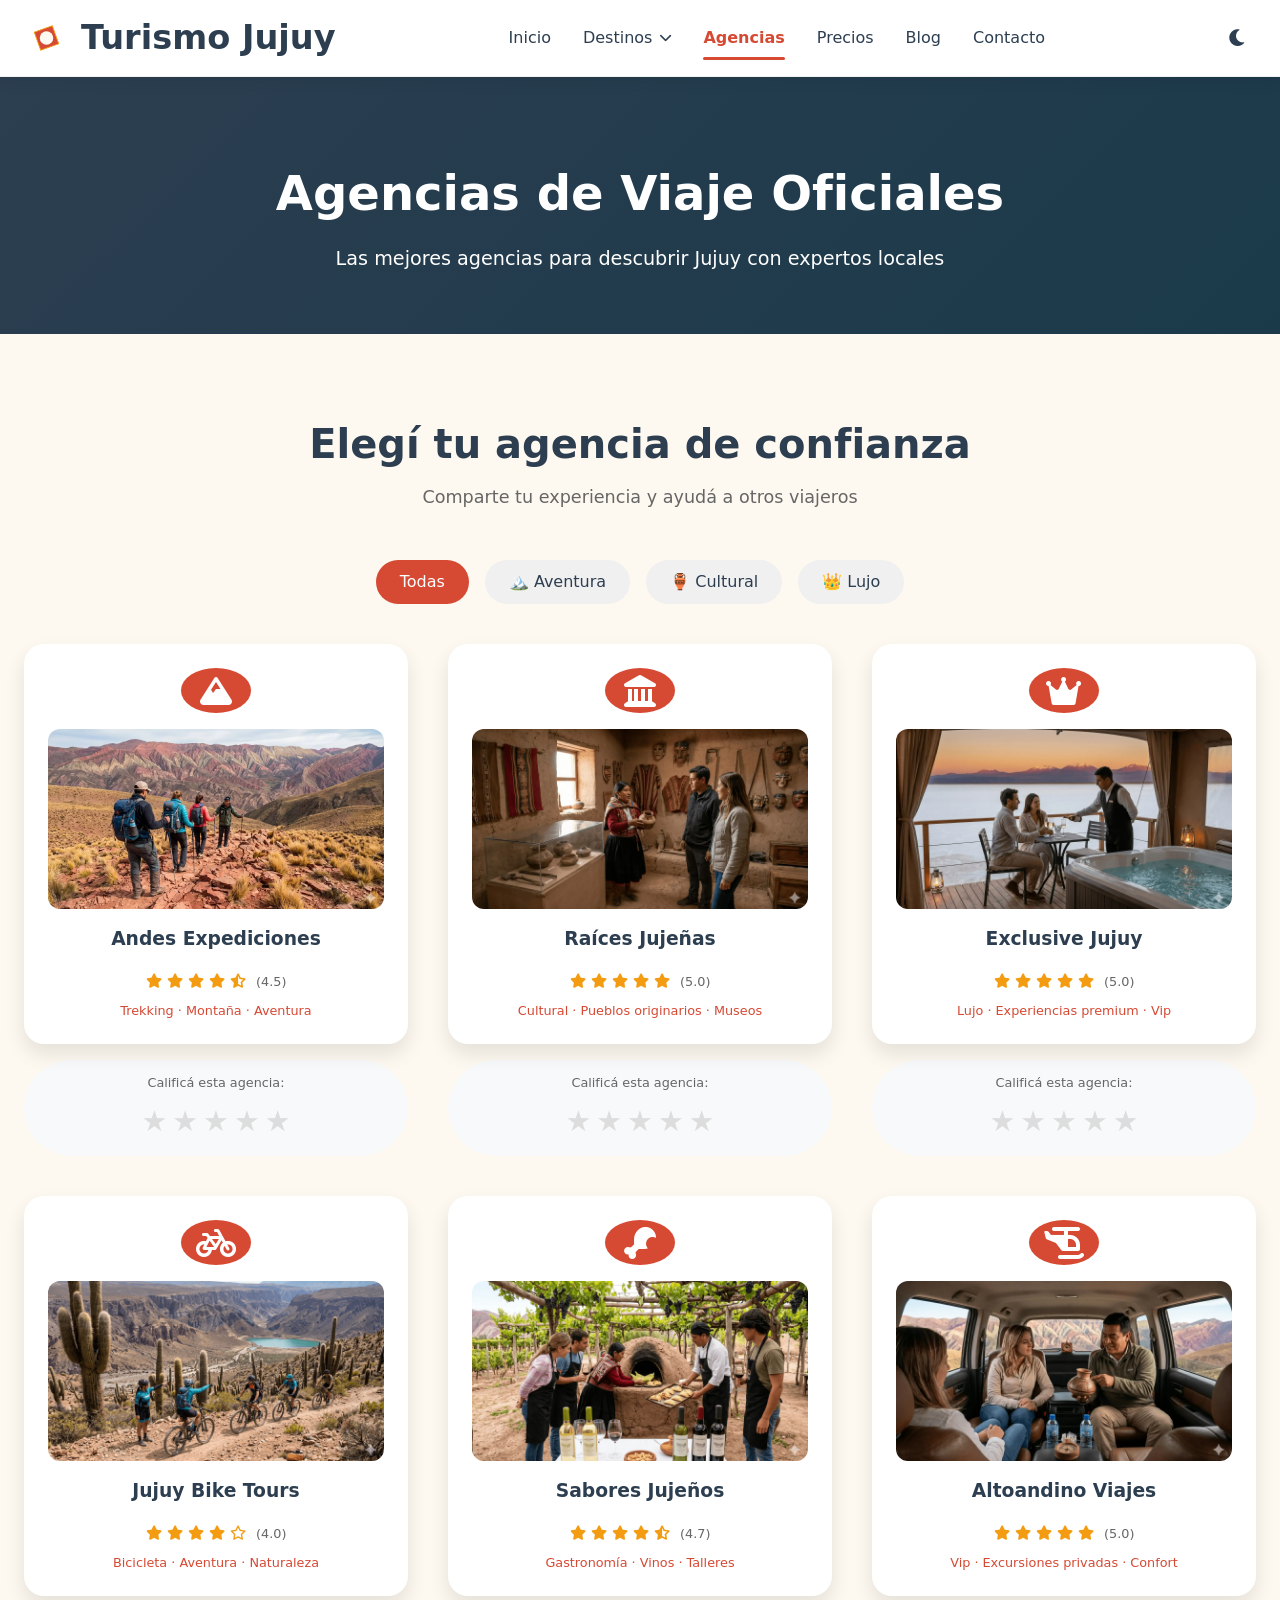
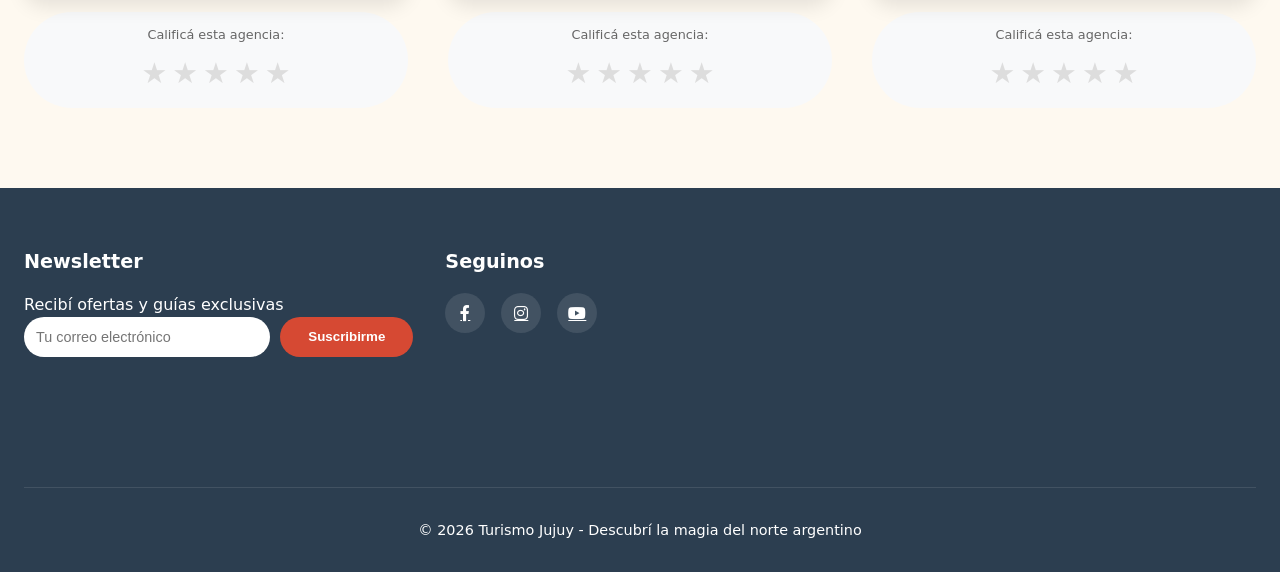
<file: agencias.html>
<!DOCTYPE html>
<html lang="es-AR">
<head>
    <meta charset="UTF-8">
    <meta name="author" content="Turismo Jujuy">
    <meta name="language" content="spanish">
    <meta http-equiv="content-language" content="es-AR">
    <meta name="description" content="Agencias de viaje oficiales en Jujuy. Encontrá las mejores agencias para recorrer la Quebrada, Puna y Yungas.">
    <meta name="robots" content="index, follow">
    <meta name="viewport" content="width=device-width, initial-scale=1.0">
    <meta property="og:title" content="Agencias de Viaje - Turismo Jujuy">
    <meta property="og:type" content="website">
    <meta property="og:description" content="Las mejores agencias de viaje para descubrir Jujuy.">
    <meta property="og:locale" content="es_AR">
    <title>Turismo Jujuy · Agencias de Viaje Oficiales</title>
    
    <!-- Font Awesome 6 -->
    <link rel="stylesheet" href="https://cdnjs.cloudflare.com/ajax/libs/font-awesome/6.0.0/css/all.min.css">
    <!-- CSS Principal -->
    <link rel="stylesheet" href="css/styles.css">
    <link rel="stylesheet" href="css/dark-mode.css">
    <link rel="stylesheet" href="css/agencias.css">
    
    <link rel="icon" href="assets/image/favicon.ico" type="image/x-icon">
</head>
<body>

    <!-- ================= HEADER (IGUAL AL INDEX) ================= -->
    <header class="header" role="banner">
        <div class="container">
            <nav class="navbar" aria-label="Navegación principal">
                <div class="logo">
                    <a href="index.html">
                        <svg class="logo-svg" width="48" height="48" viewBox="0 0 100 100" fill="none" xmlns="http://www.w3.org/2000/svg" aria-label="Logo Turismo Jujuy">
                            <path d="M20,50 L50,20 L80,50 L50,80 Z" fill="var(--primary-color)" stroke="var(--accent-color)" stroke-width="2">
                                <animateTransform attributeName="transform" type="rotate" from="0 50 50" to="360 50 50" dur="20s" repeatCount="indefinite"/>
                            </path>
                            <circle cx="50" cy="50" r="15" fill="var(--light-bg)"/>
                        </svg>
                        <h1>Turismo Jujuy</h1>
                    </a>
                </div>
                
                <button class="menu-toggle" aria-expanded="false" aria-controls="main-menu" aria-label="Abrir menú principal">
                    <span class="hamburger"></span>
                </button>
                
                <ul class="nav-links" id="main-menu">
                    <li><a href="index.html">Inicio</a></li>
                    
                    <li class="mega-menu">
                        <button class="mega-menu-button" aria-expanded="false" aria-controls="destinos-menu">
                            Destinos <i class="fas fa-chevron-down" aria-hidden="true"></i>
                        </button>
                        <div class="mega-menu-content" id="destinos-menu">
                            <div class="mega-menu-row">
                                <div class="mega-menu-column">
                                    <h3>Quebrada</h3>
                                    <ul>
                                        <li><a href="destinos/purmamarca.html">Purmamarca</a></li>
                                        <li><a href="destinos/tilcara.html">Tilcara</a></li>
                                        <li><a href="destinos/humahuaca.html">Humahuaca</a></li>
                                    </ul>
                                </div>
                                <div class="mega-menu-column">
                                    <h3>Puna</h3>
                                    <ul>
                                        <li><a href="destinos/salinas.html">Salinas Grandes</a></li>
                                        <li><a href="destinos/susques.html">Susques</a></li>
                                    </ul>
                                </div>
                                <div class="mega-menu-column">
                                    <h3>Yungas</h3>
                                    <ul>
                                        <li><a href="destinos/calilegua.html">P.N. Calilegua</a></li>
                                        <li><a href="destinos/termas.html">Termas de Jordán</a></li>
                                    </ul>
                                </div>
                            </div>
                        </div>
                    </li>
                    
                    <li><a href="agencias.html" class="active">Agencias</a></li>
                    <li><a href="precios.html">Precios</a></li>
                    <li><a href="blog.html">Blog</a></li>
                    <li><a href="contacto.html">Contacto</a></li>
                </ul>
                
                <button id="darkModeToggle" class="dark-mode-btn" aria-label="Cambiar modo oscuro/claro">
                    <i class="fas fa-moon"></i>
                </button>
            </nav>
        </div>
    </header>

    <main id="main-content">
        <!-- ================= HERO DE AGENCIAS ================= -->
        <section class="agencias-hero" aria-labelledby="agencias-heading">
            <div class="container">
                <div class="agencias-hero-content">
                    <h1 id="agencias-heading" class="animate-fade-in">Agencias de Viaje Oficiales</h1>
                    <p class="animate-slide-up">Las mejores agencias para descubrir Jujuy con expertos locales</p>
                </div>
            </div>
        </section>

        <!-- ================= FILTROS DE AGENCIAS  ================= -->
<section class="filtros-agencias section-padding">
    <div class="container">
        <div class="section-header">
            <h2>Elegí tu agencia de confianza</h2>
            <p>Comparte tu experiencia y ayudá a otros viajeros</p>
        </div>
        
        <!-- IMPORTANTE: Los inputs DEBEN estar ANTES del grid y ser hermanos -->
        <div class="filtros-buttons">
            <input type="radio" name="filtro-agencia" id="todas" checked>
            <label for="todas" class="filtro-btn">Todas</label>
            
            <input type="radio" name="filtro-agencia" id="aventura">
            <label for="aventura" class="filtro-btn">🏔️ Aventura</label>
            
            <input type="radio" name="filtro-agencia" id="cultural">
            <label for="cultural" class="filtro-btn">🏺 Cultural</label>
            
            <input type="radio" name="filtro-agencia" id="luxury">
            <label for="luxury" class="filtro-btn">👑 Lujo</label>
        </div>

        <!-- ================= GRID DE AGENCIAS ================= -->
        <!-- El grid debe ser hermano de los inputs, no dentro de otro div -->
        <div class="agencias-grid">
            <!-- Agencia 1 - Aventura -->
            <div class="agencia-card" data-categoria="aventura">
                <div class="agencia-flip-card">
                    <div class="agencia-flip-inner">
                        <div class="agencia-front">
                            <div class="agencia-logo">
                                <i class="fas fa-mountain"></i>
                            </div>
                            <img src="assets/media/img1.webp" alt="Andes Expediciones" loading="lazy" class="agencia-img">
                            <h3>Andes Expediciones</h3>
                            <div class="rating-static">
                                <i class="fas fa-star"></i>
                                <i class="fas fa-star"></i>
                                <i class="fas fa-star"></i>
                                <i class="fas fa-star"></i>
                                <i class="fas fa-star-half-alt"></i>
                                <span>(4.5)</span>
                            </div>
                            <p class="agencia-tag">Trekking · Montaña · Aventura</p>
                        </div>
                        <div class="agencia-back">
                            <h3>Andes Expediciones</h3>
                            <p>Expertos en trekking y montaña. Guías certificados con años de experiencia.</p>
                            <div class="agencia-contacto">
                                <p><i class="fas fa-phone"></i> +54 388 4123456</p>
                                <p><i class="fas fa-envelope"></i> info@andesexpediciones.com</p>
                                <p><i class="fas fa-map-marker-alt"></i> San Salvador de Jujuy</p>
                            </div>
                            <a href="#" class="button small-button">Contactar</a>
                        </div>
                    </div>
                </div>
                <div class="rating-interactivo">
                    <p>Calificá esta agencia:</p>
                    <div class="rating-stars">
                        <input type="radio" name="rating1" id="r1-5">
                        <label for="r1-5" class="star">★</label>
                        <input type="radio" name="rating1" id="r1-4">
                        <label for="r1-4" class="star">★</label>
                        <input type="radio" name="rating1" id="r1-3">
                        <label for="r1-3" class="star">★</label>
                        <input type="radio" name="rating1" id="r1-2">
                        <label for="r1-2" class="star">★</label>
                        <input type="radio" name="rating1" id="r1-1">
                        <label for="r1-1" class="star">★</label>
                    </div>
                </div>
            </div>

            <!-- Agencia 2 - Cultural -->
            <div class="agencia-card" data-categoria="cultural">
                <div class="agencia-flip-card">
                    <div class="agencia-flip-inner">
                        <div class="agencia-front">
                            <div class="agencia-logo">
                                <i class="fas fa-landmark"></i>
                            </div>
                            <img src="assets/media/img2.webp" alt="Raíces Jujeñas" loading="lazy" class="agencia-img">
                            <h3>Raíces Jujeñas</h3>
                            <div class="rating-static">
                                <i class="fas fa-star"></i>
                                <i class="fas fa-star"></i>
                                <i class="fas fa-star"></i>
                                <i class="fas fa-star"></i>
                                <i class="fas fa-star"></i>
                                <span>(5.0)</span>
                            </div>
                            <p class="agencia-tag">Cultural · Pueblos originarios · Museos</p>
                        </div>
                        <div class="agencia-back">
                            <h3>Raíces Jujeñas</h3>
                            <p>Descubrí la historia y cultura de Jujuy con guías locales auténticos.</p>
                            <div class="agencia-contacto">
                                <p><i class="fas fa-phone"></i> +54 388 4234567</p>
                                <p><i class="fas fa-envelope"></i> contacto@raicesjujenas.com</p>
                                <p><i class="fas fa-map-marker-alt"></i> Purmamarca</p>
                            </div>
                            <a href="#" class="button small-button">Contactar</a>
                        </div>
                    </div>
                </div>
                <div class="rating-interactivo">
                    <p>Calificá esta agencia:</p>
                    <div class="rating-stars">
                        <input type="radio" name="rating2" id="r2-5">
                        <label for="r2-5" class="star">★</label>
                        <input type="radio" name="rating2" id="r2-4">
                        <label for="r2-4" class="star">★</label>
                        <input type="radio" name="rating2" id="r2-3">
                        <label for="r2-3" class="star">★</label>
                        <input type="radio" name="rating2" id="r2-2">
                        <label for="r2-2" class="star">★</label>
                        <input type="radio" name="rating2" id="r2-1">
                        <label for="r2-1" class="star">★</label>
                    </div>
                </div>
            </div>

            <!-- Agencia 3 - Lujo -->
            <div class="agencia-card" data-categoria="luxury">
                <div class="agencia-flip-card">
                    <div class="agencia-flip-inner">
                        <div class="agencia-front">
                            <div class="agencia-logo">
                                <i class="fas fa-crown"></i>
                            </div>
                            <img src="assets/media/img3.webp" alt="Exclusive Jujuy" loading="lazy" class="agencia-img">
                            <h3>Exclusive Jujuy</h3>
                            <div class="rating-static">
                                <i class="fas fa-star"></i>
                                <i class="fas fa-star"></i>
                                <i class="fas fa-star"></i>
                                <i class="fas fa-star"></i>
                                <i class="fas fa-star"></i>
                                <span>(5.0)</span>
                            </div>
                            <p class="agencia-tag">Lujo · Experiencias premium · Vip</p>
                        </div>
                        <div class="agencia-back">
                            <h3>Exclusive Jujuy</h3>
                            <p>Experiencias exclusivas, hospedaje de lujo y servicios personalizados.</p>
                            <div class="agencia-contacto">
                                <p><i class="fas fa-phone"></i> +54 388 4345678</p>
                                <p><i class="fas fa-envelope"></i> hola@exclusivejujuy.com</p>
                                <p><i class="fas fa-map-marker-alt"></i> Tilcara</p>
                            </div>
                            <a href="#" class="button small-button">Contactar</a>
                        </div>
                    </div>
                </div>
                <div class="rating-interactivo">
                    <p>Calificá esta agencia:</p>
                    <div class="rating-stars">
                        <input type="radio" name="rating3" id="r3-5">
                        <label for="r3-5" class="star">★</label>
                        <input type="radio" name="rating3" id="r3-4">
                        <label for="r3-4" class="star">★</label>
                        <input type="radio" name="rating3" id="r3-3">
                        <label for="r3-3" class="star">★</label>
                        <input type="radio" name="rating3" id="r3-2">
                        <label for="r3-2" class="star">★</label>
                        <input type="radio" name="rating3" id="r3-1">
                        <label for="r3-1" class="star">★</label>
                    </div>
                </div>
            </div>

            <!-- Agencia 4 - Aventura -->
            <div class="agencia-card" data-categoria="aventura">
                <div class="agencia-flip-card">
                    <div class="agencia-flip-inner">
                        <div class="agencia-front">
                            <div class="agencia-logo">
                                <i class="fas fa-bicycle"></i>
                            </div>
                            <img src="assets/media/img4.webp" alt="Jujuy Bike Tours" loading="lazy" class="agencia-img">
                            <h3>Jujuy Bike Tours</h3>
                            <div class="rating-static">
                                <i class="fas fa-star"></i>
                                <i class="fas fa-star"></i>
                                <i class="fas fa-star"></i>
                                <i class="fas fa-star"></i>
                                <i class="far fa-star"></i>
                                <span>(4.0)</span>
                            </div>
                            <p class="agencia-tag">Bicicleta · Aventura · Naturaleza</p>
                        </div>
                        <div class="agencia-back">
                            <h3>Jujuy Bike Tours</h3>
                            <p>Recorré los paisajes más impresionantes de Jujuy en bicicleta.</p>
                            <div class="agencia-contacto">
                                <p><i class="fas fa-phone"></i> +54 388 4456789</p>
                                <p><i class="fas fa-envelope"></i> info@jujuybike.com</p>
                                <p><i class="fas fa-map-marker-alt"></i> Volcán</p>
                            </div>
                            <a href="#" class="button small-button">Contactar</a>
                        </div>
                    </div>
                </div>
                <div class="rating-interactivo">
                    <p>Calificá esta agencia:</p>
                    <div class="rating-stars">
                        <input type="radio" name="rating4" id="r4-5">
                        <label for="r4-5" class="star">★</label>
                        <input type="radio" name="rating4" id="r4-4">
                        <label for="r4-4" class="star">★</label>
                        <input type="radio" name="rating4" id="r4-3">
                        <label for="r4-3" class="star">★</label>
                        <input type="radio" name="rating4" id="r4-2">
                        <label for="r4-2" class="star">★</label>
                        <input type="radio" name="rating4" id="r4-1">
                        <label for="r4-1" class="star">★</label>
                    </div>
                </div>
            </div>

            <!-- Agencia 5 - Cultural -->
            <div class="agencia-card" data-categoria="cultural">
                <div class="agencia-flip-card">
                    <div class="agencia-flip-inner">
                        <div class="agencia-front">
                            <div class="agencia-logo">
                                <i class="fas fa-drumstick-bite"></i>
                            </div>
                            <img src="assets/media/img5.webp" alt="Sabores Jujeños" loading="lazy" class="agencia-img">
                            <h3>Sabores Jujeños</h3>
                            <div class="rating-static">
                                <i class="fas fa-star"></i>
                                <i class="fas fa-star"></i>
                                <i class="fas fa-star"></i>
                                <i class="fas fa-star"></i>
                                <i class="fas fa-star-half-alt"></i>
                                <span>(4.7)</span>
                            </div>
                            <p class="agencia-tag">Gastronomía · Vinos · Talleres</p>
                        </div>
                        <div class="agencia-back">
                            <h3>Sabores Jujeños</h3>
                            <p>Descubrí la gastronomía jujeña con expertos. Recorridos por bodegas y mercados.</p>
                            <div class="agencia-contacto">
                                <p><i class="fas fa-phone"></i> +54 388 4567890</p>
                                <p><i class="fas fa-envelope"></i> hola@saboresjujenos.com</p>
                                <p><i class="fas fa-map-marker-alt"></i> Maimará</p>
                            </div>
                            <a href="#" class="button small-button">Contactar</a>
                        </div>
                    </div>
                </div>
                <div class="rating-interactivo">
                    <p>Calificá esta agencia:</p>
                    <div class="rating-stars">
                        <input type="radio" name="rating5" id="r5-5">
                        <label for="r5-5" class="star">★</label>
                        <input type="radio" name="rating5" id="r5-4">
                        <label for="r5-4" class="star">★</label>
                        <input type="radio" name="rating5" id="r5-3">
                        <label for="r5-3" class="star">★</label>
                        <input type="radio" name="rating5" id="r5-2">
                        <label for="r5-2" class="star">★</label>
                        <input type="radio" name="rating5" id="r5-1">
                        <label for="r5-1" class="star">★</label>
                    </div>
                </div>
            </div>

            <!-- Agencia 6 - Luxury -->
            <div class="agencia-card" data-categoria="luxury">
                <div class="agencia-flip-card">
                    <div class="agencia-flip-inner">
                        <div class="agencia-front">
                            <div class="agencia-logo">
                                <i class="fas fa-helicopter"></i>
                            </div>
                            <img src="assets/media/img6.webp" alt="Altoandino Viajes" loading="lazy" class="agencia-img">
                            <h3>Altoandino Viajes</h3>
                            <div class="rating-static">
                                <i class="fas fa-star"></i>
                                <i class="fas fa-star"></i>
                                <i class="fas fa-star"></i>
                                <i class="fas fa-star"></i>
                                <i class="fas fa-star"></i>
                                <span>(5.0)</span>
                            </div>
                            <p class="agencia-tag">Vip · Excursiones privadas · Confort</p>
                        </div>
                        <div class="agencia-back">
                            <h3>Altoandino Viajes</h3>
                            <p>Servicio premium con vehículos 4x4, guías bilingües y experiencias a medida.</p>
                            <div class="agencia-contacto">
                                <p><i class="fas fa-phone"></i> +54 388 4678901</p>
                                <p><i class="fas fa-envelope"></i> viajes@altoandino.com</p>
                                <p><i class="fas fa-map-marker-alt"></i> Purmamarca</p>
                            </div>
                            <a href="#" class="button small-button">Contactar</a>
                        </div>
                    </div>
                </div>
                <div class="rating-interactivo">
                    <p>Calificá esta agencia:</p>
                    <div class="rating-stars">
                        <input type="radio" name="rating6" id="r6-5">
                        <label for="r6-5" class="star">★</label>
                        <input type="radio" name="rating6" id="r6-4">
                        <label for="r6-4" class="star">★</label>
                        <input type="radio" name="rating6" id="r6-3">
                        <label for="r6-3" class="star">★</label>
                        <input type="radio" name="rating6" id="r6-2">
                        <label for="r6-2" class="star">★</label>
                        <input type="radio" name="rating6" id="r6-1">
                        <label for="r6-1" class="star">★</label>
                    </div>
                </div>
            </div>
        </div>
    </div>
</section>
    </main>

    <!-- ================= FOOTER (IGUAL AL INDEX) ================= -->
    <footer class="main-footer section-padding" role="contentinfo">
        <div class="container">
            <div class="footer-grid">
                <div class="footer-newsletter">
                    <h3>Newsletter</h3>
                    <p>Recibí ofertas y guías exclusivas</p>
                    <form id="newsletterForm" action="#" method="post">
                        <div class="form-group">
                            <input type="email" id="news-email" name="email" placeholder="Tu correo electrónico" required>
                            <button type="submit" class="button primary-button">Suscribirme</button>
                        </div>
                    </form>
                </div>
                <div class="footer-social">
                    <h3>Seguinos</h3>
                    <ul>
                        <li><a href="#" aria-label="Facebook"><i class="fab fa-facebook-f"></i></a></li>
                        <li><a href="#" aria-label="Instagram"><i class="fab fa-instagram"></i></a></li>
                        <li><a href="#" aria-label="YouTube"><i class="fab fa-youtube"></i></a></li>
                    </ul>
                </div>
                <div class="footer-map">
                    <iframe src="https://www.openstreetmap.org/export/embed.html?bbox=-66.5%2C-24.5%2C-64.5%2C-22.5&layer=mapnik&marker=-23.5%2C-65.5" 
                            width="100%" height="200" style="border:0" allowfullscreen loading="lazy" 
                            title="Mapa de Jujuy"></iframe>
                </div>
            </div>
            <div class="footer-bottom">
                <p>&copy; 2026 Turismo Jujuy - Descubrí la magia del norte argentino</p>
            </div>
        </div>
    </footer>

    <script src="js/main.js" defer></script>
    <script src="js/agencias.js" defer></script>
</body>
</html>
</file>
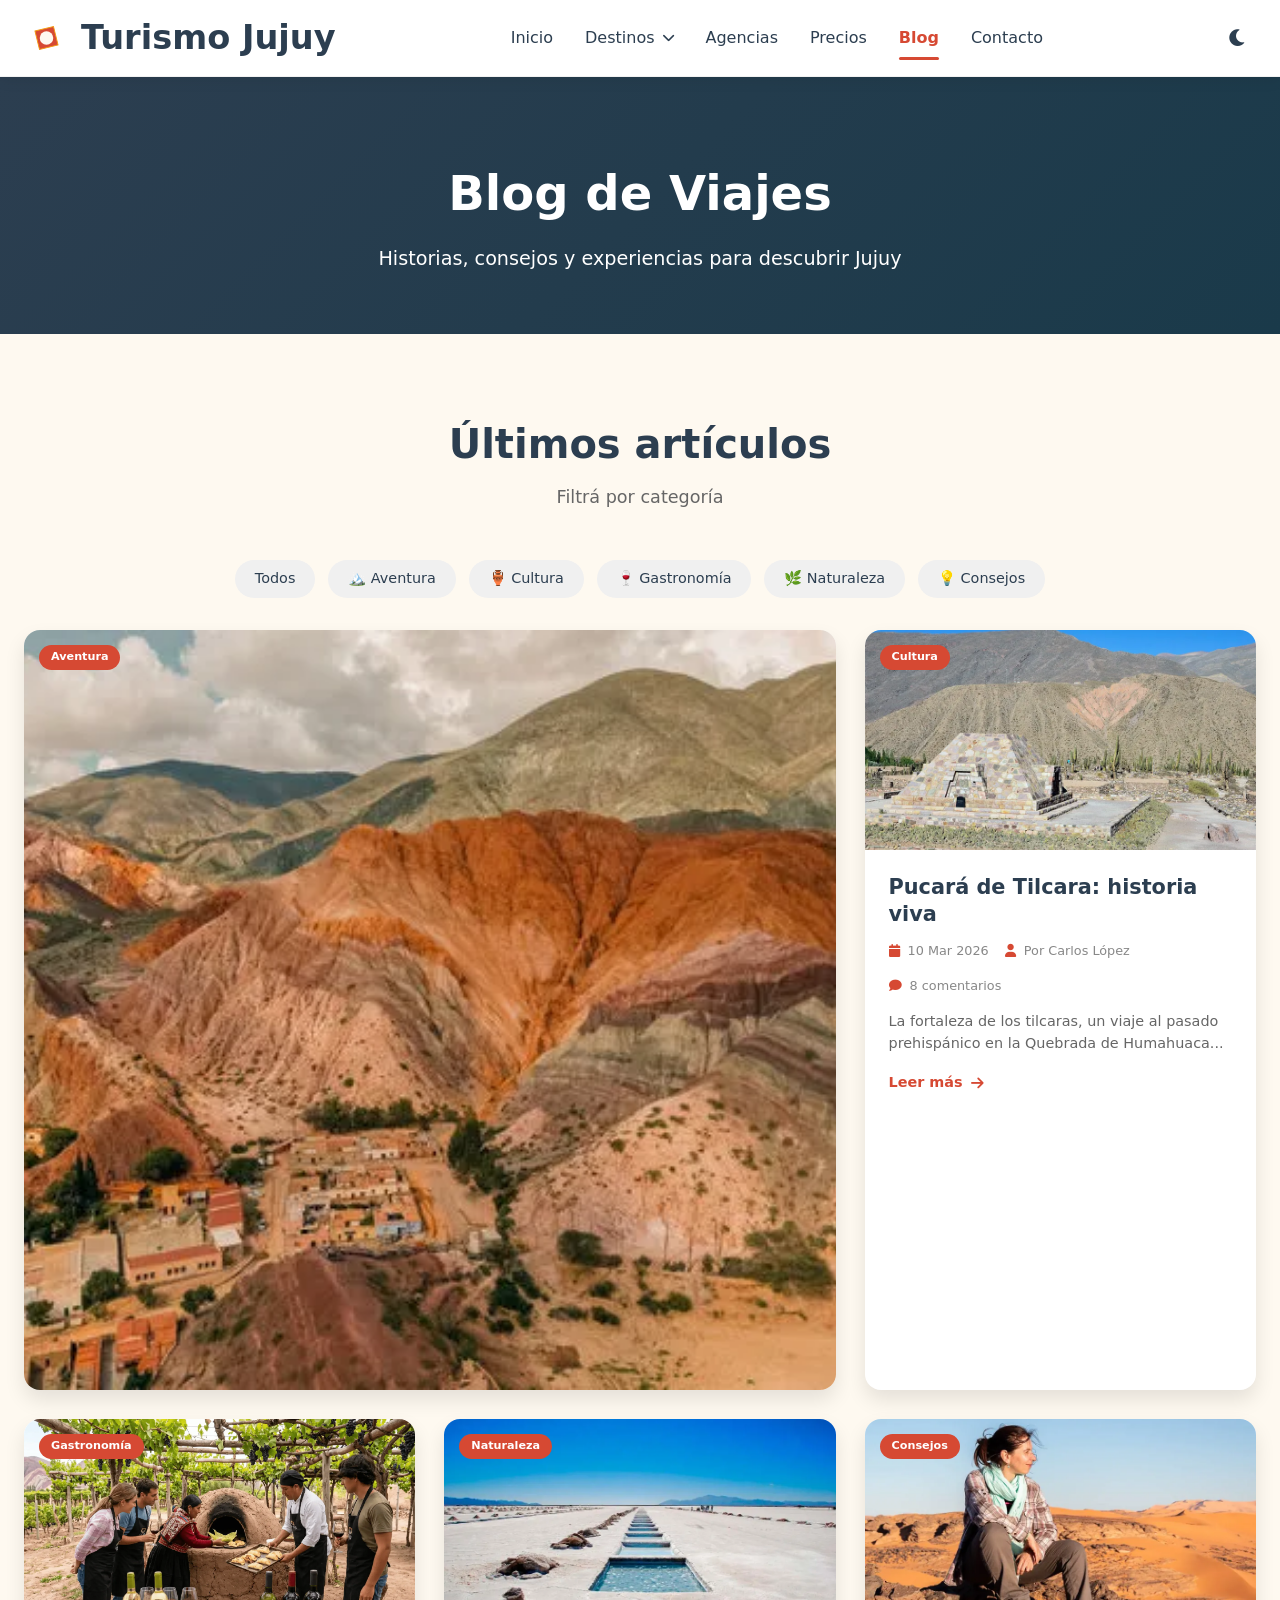
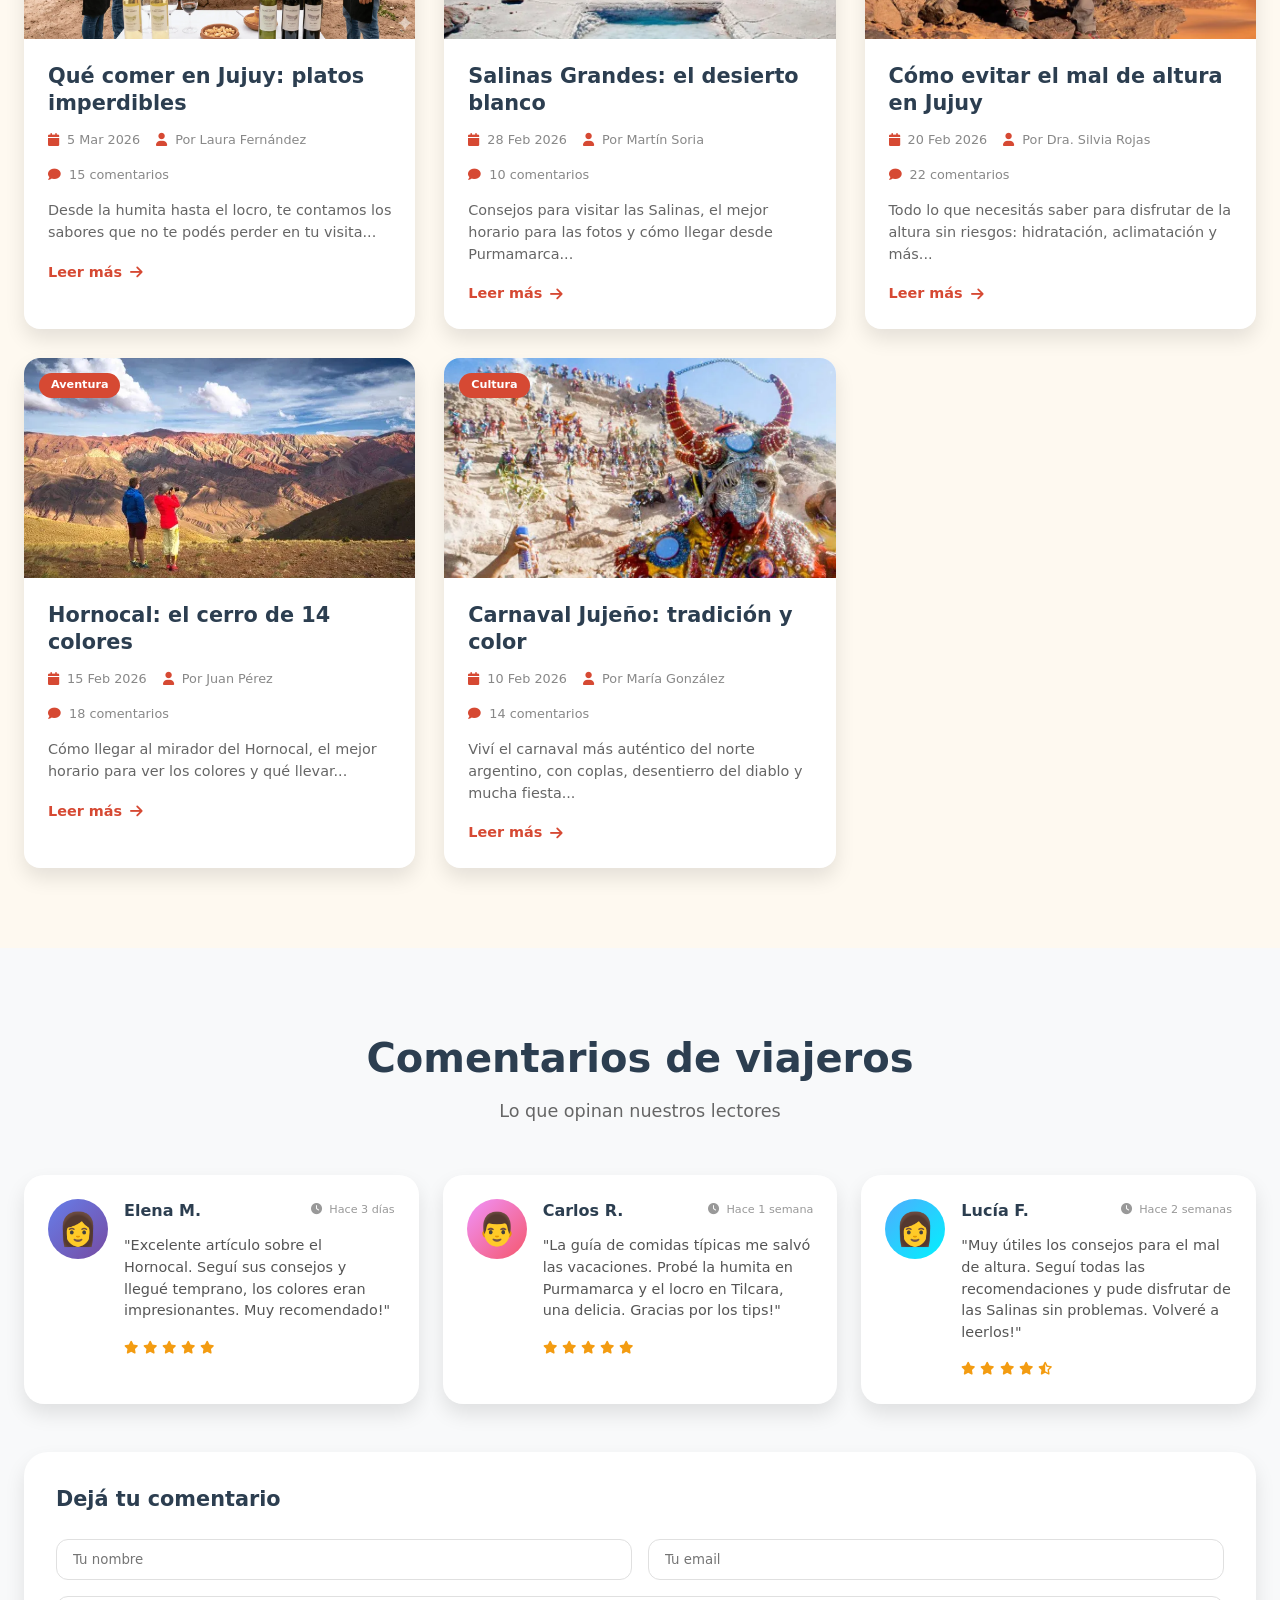
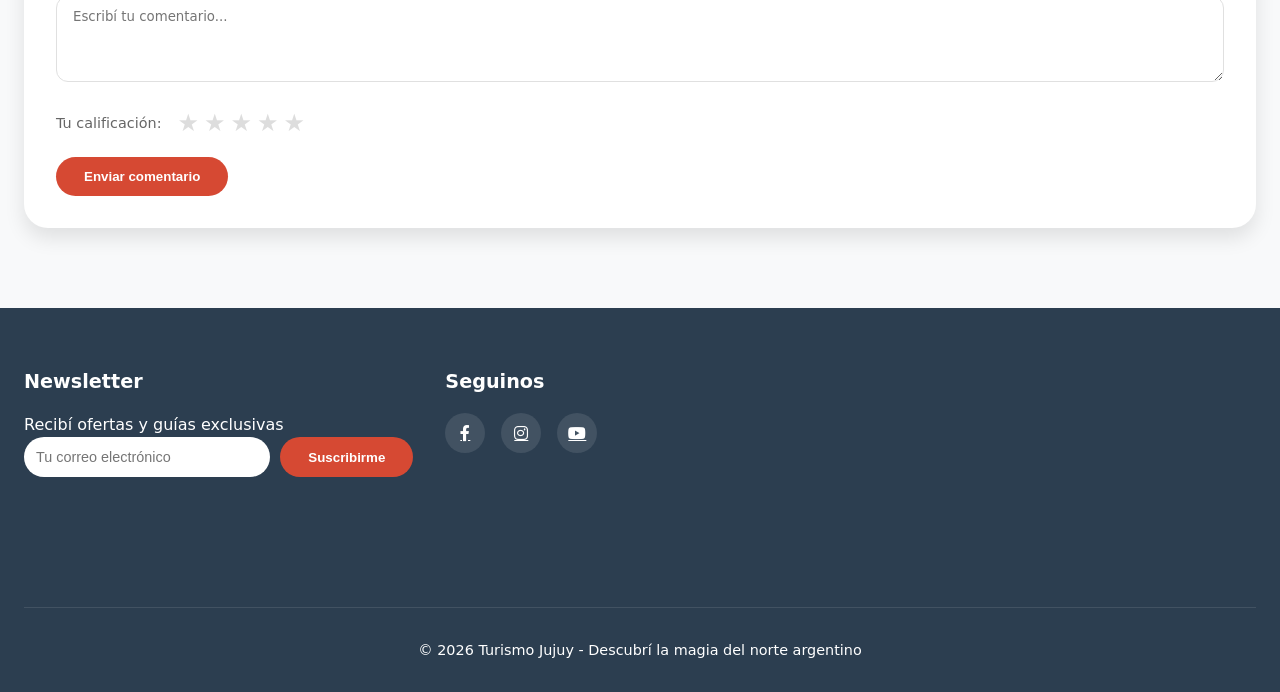
<file: blog.html>
<!DOCTYPE html>
<html lang="es-AR">
<head>
    <meta charset="UTF-8">
    <meta name="author" content="Turismo Jujuy">
    <meta name="language" content="spanish">
    <meta http-equiv="content-language" content="es-AR">
    <meta name="description" content="Blog de viajes por Jujuy. Descubrí historias, consejos y experiencias únicas en la Quebrada, Puna y Yungas.">
    <meta name="robots" content="index, follow">
    <meta name="viewport" content="width=device-width, initial-scale=1.0">
    <meta property="og:title" content="Blog de Viajes - Turismo Jujuy">
    <meta property="og:type" content="website">
    <meta property="og:description" content="Historias y consejos para tu viaje a Jujuy.">
    <meta property="og:locale" content="es_AR">
    <title>Turismo Jujuy · Blog de Viajes y Destinos</title>
    
    <!-- Font Awesome 6 -->
    <link rel="stylesheet" href="https://cdnjs.cloudflare.com/ajax/libs/font-awesome/6.0.0/css/all.min.css">
    <!-- CSS Principal -->
    <link rel="stylesheet" href="css/styles.css">
    <link rel="stylesheet" href="css/dark-mode.css">
    <link rel="stylesheet" href="css/blog.css">
    
    <link rel="icon" href="assets/image/favicon.ico" type="image/x-icon">
</head>
<body>

    <!-- ================= HEADER (IGUAL AL INDEX) ================= -->
    <header class="header" role="banner">
        <div class="container">
            <nav class="navbar" aria-label="Navegación principal">
                <div class="logo">
                    <a href="index.html">
                        <svg class="logo-svg" width="48" height="48" viewBox="0 0 100 100" fill="none" xmlns="http://www.w3.org/2000/svg" aria-label="Logo Turismo Jujuy">
                            <path d="M20,50 L50,20 L80,50 L50,80 Z" fill="var(--primary-color)" stroke="var(--accent-color)" stroke-width="2">
                                <animateTransform attributeName="transform" type="rotate" from="0 50 50" to="360 50 50" dur="20s" repeatCount="indefinite"/>
                            </path>
                            <circle cx="50" cy="50" r="15" fill="var(--light-bg)"/>
                        </svg>
                        <h1>Turismo Jujuy</h1>
                    </a>
                </div>
                
                <button class="menu-toggle" aria-expanded="false" aria-controls="main-menu" aria-label="Abrir menú principal">
                    <span class="hamburger"></span>
                </button>
                
                <ul class="nav-links" id="main-menu">
                    <li><a href="index.html">Inicio</a></li>
                    
                    <li class="mega-menu">
                        <button class="mega-menu-button" aria-expanded="false" aria-controls="destinos-menu">
                            Destinos <i class="fas fa-chevron-down" aria-hidden="true"></i>
                        </button>
                        <div class="mega-menu-content" id="destinos-menu">
                            <div class="mega-menu-row">
                                <div class="mega-menu-column">
                                    <h3>Quebrada</h3>
                                    <ul>
                                        <li><a href="destinos/purmamarca.html">Purmamarca</a></li>
                                        <li><a href="destinos/tilcara.html">Tilcara</a></li>
                                        <li><a href="destinos/humahuaca.html">Humahuaca</a></li>
                                    </ul>
                                </div>
                                <div class="mega-menu-column">
                                    <h3>Puna</h3>
                                    <ul>
                                        <li><a href="destinos/salinas.html">Salinas Grandes</a></li>
                                        <li><a href="destinos/susques.html">Susques</a></li>
                                    </ul>
                                </div>
                                <div class="mega-menu-column">
                                    <h3>Yungas</h3>
                                    <ul>
                                        <li><a href="destinos/calilegua.html">P.N. Calilegua</a></li>
                                        <li><a href="destinos/termas.html">Termas de Jordán</a></li>
                                    </ul>
                                </div>
                            </div>
                        </div>
                    </li>
                    
                    <li><a href="agencias.html">Agencias</a></li>
                    <li><a href="precios.html">Precios</a></li>
                    <li><a href="blog.html" class="active">Blog</a></li>
                    <li><a href="contacto.html">Contacto</a></li>
                </ul>
                
                <button id="darkModeToggle" class="dark-mode-btn" aria-label="Cambiar modo oscuro/claro">
                    <i class="fas fa-moon"></i>
                </button>
            </nav>
        </div>
    </header>

    <main id="main-content">
        <!-- ================= HERO DEL BLOG ================= -->
        <section class="blog-hero" aria-labelledby="blog-heading">
            <div class="container">
                <div class="blog-hero-content">
                    <h1 id="blog-heading" class="animate-fade-in">Blog de Viajes</h1>
                    <p class="animate-slide-up">Historias, consejos y experiencias para descubrir Jujuy</p>
                </div>
            </div>
        </section>

        <!-- ================= FILTROS POR TAGS (CSS-ONLY) ================= -->
        <section class="filtros-blog section-padding">
            <div class="container">
                <div class="filtros-container">
                    <div class="section-header">
                        <h2>Últimos artículos</h2>
                        <p>Filtrá por categoría</p>
                    </div>
                    
                    <div class="tags-filtros">
                        <input type="radio" name="tag-filtro" id="tag-todos" checked>
                        <label for="tag-todos" class="tag-btn">Todos</label>
                        
                        <input type="radio" name="tag-filtro" id="tag-aventura">
                        <label for="tag-aventura" class="tag-btn">🏔️ Aventura</label>
                        
                        <input type="radio" name="tag-filtro" id="tag-cultura">
                        <label for="tag-cultura" class="tag-btn">🏺 Cultura</label>
                        
                        <input type="radio" name="tag-filtro" id="tag-gastronomia">
                        <label for="tag-gastronomia" class="tag-btn">🍷 Gastronomía</label>
                        
                        <input type="radio" name="tag-filtro" id="tag-naturaleza">
                        <label for="tag-naturaleza" class="tag-btn">🌿 Naturaleza</label>
                        
                        <input type="radio" name="tag-filtro" id="tag-consejos">
                        <label for="tag-consejos" class="tag-btn">💡 Consejos</label>
                    </div>
                </div>

                <!-- ================= GRID DE ARTÍCULOS (NEWSPAPER STYLE) ================= -->
                <div class="blog-grid">
                    <!-- Artículo 1 - Aventura (destacado - ocupa 2 columnas) -->
                    <article class="blog-card featured" data-tag="aventura">
                        <div class="blog-card-img">
                            <img src="assets/images/trekking 7.webp" alt="Trekking en el Cerro de los 7 Colores" loading="lazy">
                            <span class="blog-category">Aventura</span>
                        </div>
                        <div class="blog-card-content">
                            <h3>El mejor trekking del Cerro de los 7 Colores</h3>
                            <div class="blog-meta">
                                <span><i class="fas fa-calendar"></i> 15 Mar 2026</span>
                                <span><i class="fas fa-user"></i> Por Ana Martínez</span>
                                <span><i class="fas fa-comment"></i> 12 comentarios</span>
                            </div>
                            <p>Descubrí las mejores rutas para recorrer el famoso cerro de Purmamarca, con consejos de altura y equipamiento necesario...</p>
                            <a href="#" class="read-more">Leer más <i class="fas fa-arrow-right"></i></a>
                        </div>
                    </article>

                    <!-- Artículo 2 - Cultura -->
                    <article class="blog-card" data-tag="cultura">
                        <div class="blog-card-img">
                            <img src="assets/images/pucara.webp" alt="Pucará de Tilcara" loading="lazy">
                            <span class="blog-category">Cultura</span>
                        </div>
                        <div class="blog-card-content">
                            <h3>Pucará de Tilcara: historia viva</h3>
                            <div class="blog-meta">
                                <span><i class="fas fa-calendar"></i> 10 Mar 2026</span>
                                <span><i class="fas fa-user"></i> Por Carlos López</span>
                                <span><i class="fas fa-comment"></i> 8 comentarios</span>
                            </div>
                            <p>La fortaleza de los tilcaras, un viaje al pasado prehispánico en la Quebrada de Humahuaca...</p>
                            <a href="#" class="read-more">Leer más <i class="fas fa-arrow-right"></i></a>
                        </div>
                    </article>

                    <!-- Artículo 3 - Gastronomía -->
                    <article class="blog-card" data-tag="gastronomia">
                        <div class="blog-card-img">
                            <img src="assets/media/img5.webp" alt="Comida típica jujeña" loading="lazy">
                            <span class="blog-category">Gastronomía</span>
                        </div>
                        <div class="blog-card-content">
                            <h3>Qué comer en Jujuy: platos imperdibles</h3>
                            <div class="blog-meta">
                                <span><i class="fas fa-calendar"></i> 5 Mar 2026</span>
                                <span><i class="fas fa-user"></i> Por Laura Fernández</span>
                                <span><i class="fas fa-comment"></i> 15 comentarios</span>
                            </div>
                            <p>Desde la humita hasta el locro, te contamos los sabores que no te podés perder en tu visita...</p>
                            <a href="#" class="read-more">Leer más <i class="fas fa-arrow-right"></i></a>
                        </div>
                    </article>

                    <!-- Artículo 4 - Naturaleza -->
                    <article class="blog-card" data-tag="naturaleza">
                        <div class="blog-card-img">
                            <img src="assets/images/Salinas-Grandes-jujuy.webp" alt="Salinas Grandes" loading="lazy">
                            <span class="blog-category">Naturaleza</span>
                        </div>
                        <div class="blog-card-content">
                            <h3>Salinas Grandes: el desierto blanco</h3>
                            <div class="blog-meta">
                                <span><i class="fas fa-calendar"></i> 28 Feb 2026</span>
                                <span><i class="fas fa-user"></i> Por Martín Soria</span>
                                <span><i class="fas fa-comment"></i> 10 comentarios</span>
                            </div>
                            <p>Consejos para visitar las Salinas, el mejor horario para las fotos y cómo llegar desde Purmamarca...</p>
                            <a href="#" class="read-more">Leer más <i class="fas fa-arrow-right"></i></a>
                        </div>
                    </article>

                    <!-- Artículo 5 - Consejos -->
                    <article class="blog-card" data-tag="consejos">
                        <div class="blog-card-img">
                            <img src="assets/images/concejos.webp" alt="Consejos para la altura" loading="lazy">
                            <span class="blog-category">Consejos</span>
                        </div>
                        <div class="blog-card-content">
                            <h3>Cómo evitar el mal de altura en Jujuy</h3>
                            <div class="blog-meta">
                                <span><i class="fas fa-calendar"></i> 20 Feb 2026</span>
                                <span><i class="fas fa-user"></i> Por Dra. Silvia Rojas</span>
                                <span><i class="fas fa-comment"></i> 22 comentarios</span>
                            </div>
                            <p>Todo lo que necesitás saber para disfrutar de la altura sin riesgos: hidratación, aclimatación y más...</p>
                            <a href="#" class="read-more">Leer más <i class="fas fa-arrow-right"></i></a>
                        </div>
                    </article>

                    <!-- Artículo 6 - Aventura -->
                    <article class="blog-card" data-tag="aventura">
                        <div class="blog-card-img">
                            <img src="assets/images/hornocal2.webp" alt="Cerro Hornocal" loading="lazy">
                            <span class="blog-category">Aventura</span>
                        </div>
                        <div class="blog-card-content">
                            <h3>Hornocal: el cerro de 14 colores</h3>
                            <div class="blog-meta">
                                <span><i class="fas fa-calendar"></i> 15 Feb 2026</span>
                                <span><i class="fas fa-user"></i> Por Juan Pérez</span>
                                <span><i class="fas fa-comment"></i> 18 comentarios</span>
                            </div>
                            <p>Cómo llegar al mirador del Hornocal, el mejor horario para ver los colores y qué llevar...</p>
                            <a href="#" class="read-more">Leer más <i class="fas fa-arrow-right"></i></a>
                        </div>
                    </article>

                    <!-- Artículo 7 - Cultura -->
                    <article class="blog-card" data-tag="cultura">
                        <div class="blog-card-img">
                            <img src="assets/images/carnaval-jujuy.webp" alt="Carnaval de Jujuy" loading="lazy">
                            <span class="blog-category">Cultura</span>
                        </div>
                        <div class="blog-card-content">
                            <h3>Carnaval Jujeño: tradición y color</h3>
                            <div class="blog-meta">
                                <span><i class="fas fa-calendar"></i> 10 Feb 2026</span>
                                <span><i class="fas fa-user"></i> Por María González</span>
                                <span><i class="fas fa-comment"></i> 14 comentarios</span>
                            </div>
                            <p>Viví el carnaval más auténtico del norte argentino, con coplas, desentierro del diablo y mucha fiesta...</p>
                            <a href="#" class="read-more">Leer más <i class="fas fa-arrow-right"></i></a>
                        </div>
                    </article>
                </div>
            </div>
        </section>

        <!-- ================= SECCIÓN DE COMENTARIOS (CON AVATARES CSS) ================= -->
        <section class="comentarios-destacados section-padding">
            <div class="container">
                <div class="section-header">
                    <h2>Comentarios de viajeros</h2>
                    <p>Lo que opinan nuestros lectores</p>
                </div>
                
                <div class="comentarios-grid">
                    <!-- Comentario 1 -->
                    <div class="comentario-card">
                        <div class="comentario-avatar avatar-1"></div>
                        <div class="comentario-content">
                            <div class="comentario-header">
                                <h4>Elena M.</h4>
                                <span class="comentario-fecha"><i class="fas fa-clock"></i> Hace 3 días</span>
                            </div>
                            <p>"Excelente artículo sobre el Hornocal. Seguí sus consejos y llegué temprano, los colores eran impresionantes. Muy recomendado!"</p>
                            <div class="comentario-rating">
                                <i class="fas fa-star"></i>
                                <i class="fas fa-star"></i>
                                <i class="fas fa-star"></i>
                                <i class="fas fa-star"></i>
                                <i class="fas fa-star"></i>
                            </div>
                        </div>
                    </div>
                    
                    <!-- Comentario 2 -->
                    <div class="comentario-card">
                        <div class="comentario-avatar avatar-2"></div>
                        <div class="comentario-content">
                            <div class="comentario-header">
                                <h4>Carlos R.</h4>
                                <span class="comentario-fecha"><i class="fas fa-clock"></i> Hace 1 semana</span>
                            </div>
                            <p>"La guía de comidas típicas me salvó las vacaciones. Probé la humita en Purmamarca y el locro en Tilcara, una delicia. Gracias por los tips!"</p>
                            <div class="comentario-rating">
                                <i class="fas fa-star"></i>
                                <i class="fas fa-star"></i>
                                <i class="fas fa-star"></i>
                                <i class="fas fa-star"></i>
                                <i class="fas fa-star"></i>
                            </div>
                        </div>
                    </div>
                    
                    <!-- Comentario 3 -->
                    <div class="comentario-card">
                        <div class="comentario-avatar avatar-3"></div>
                        <div class="comentario-content">
                            <div class="comentario-header">
                                <h4>Lucía F.</h4>
                                <span class="comentario-fecha"><i class="fas fa-clock"></i> Hace 2 semanas</span>
                            </div>
                            <p>"Muy útiles los consejos para el mal de altura. Seguí todas las recomendaciones y pude disfrutar de las Salinas sin problemas. Volveré a leerlos!"</p>
                            <div class="comentario-rating">
                                <i class="fas fa-star"></i>
                                <i class="fas fa-star"></i>
                                <i class="fas fa-star"></i>
                                <i class="fas fa-star"></i>
                                <i class="fas fa-star-half-alt"></i>
                            </div>
                        </div>
                    </div>
                </div>
                
                <!-- Formulario para dejar comentario -->
                <div class="form-comentario">
                    <h3>Dejá tu comentario</h3>
                    <form id="comentarioForm">
                        <div class="form-row">
                            <input type="text" placeholder="Tu nombre" required>
                            <input type="email" placeholder="Tu email" required>
                        </div>
                        <textarea rows="4" placeholder="Escribí tu comentario..." required></textarea>
                        <div class="form-rating">
                            <span>Tu calificación:</span>
                            <div class="rating-stars-comentario">
                                <input type="radio" name="rating-comentario" id="c-star5"><label for="c-star5">★</label>
                                <input type="radio" name="rating-comentario" id="c-star4"><label for="c-star4">★</label>
                                <input type="radio" name="rating-comentario" id="c-star3"><label for="c-star3">★</label>
                                <input type="radio" name="rating-comentario" id="c-star2"><label for="c-star2">★</label>
                                <input type="radio" name="rating-comentario" id="c-star1"><label for="c-star1">★</label>
                            </div>
                        </div>
                        <button type="submit" class="button primary-button">Enviar comentario</button>
                    </form>
                </div>
            </div>
        </section>
    </main>

    <!-- ================= FOOTER (IGUAL AL INDEX) ================= -->
    <footer class="main-footer section-padding" role="contentinfo">
        <div class="container">
            <div class="footer-grid">
                <div class="footer-newsletter">
                    <h3>Newsletter</h3>
                    <p>Recibí ofertas y guías exclusivas</p>
                    <form id="newsletterForm" action="#" method="post">
                        <div class="form-group">
                            <input type="email" id="news-email" name="email" placeholder="Tu correo electrónico" required>
                            <button type="submit" class="button primary-button">Suscribirme</button>
                        </div>
                    </form>
                </div>
                <div class="footer-social">
                    <h3>Seguinos</h3>
                    <ul>
                        <li><a href="#" aria-label="Facebook"><i class="fab fa-facebook-f"></i></a></li>
                        <li><a href="#" aria-label="Instagram"><i class="fab fa-instagram"></i></a></li>
                        <li><a href="#" aria-label="YouTube"><i class="fab fa-youtube"></i></a></li>
                    </ul>
                </div>
                <div class="footer-map">
                    <iframe src="https://www.openstreetmap.org/export/embed.html?bbox=-66.5%2C-24.5%2C-64.5%2C-22.5&layer=mapnik&marker=-23.5%2C-65.5" 
                            width="100%" height="200" style="border:0" allowfullscreen loading="lazy" 
                            title="Mapa de Jujuy"></iframe>
                </div>
            </div>
            <div class="footer-bottom">
                <p>&copy; 2026 Turismo Jujuy - Descubrí la magia del norte argentino</p>
            </div>
        </div>
    </footer>

    <script src="js/main.js" defer></script>
    <script src="js/blog.js" defer></script>
</body>
</html>
</file>
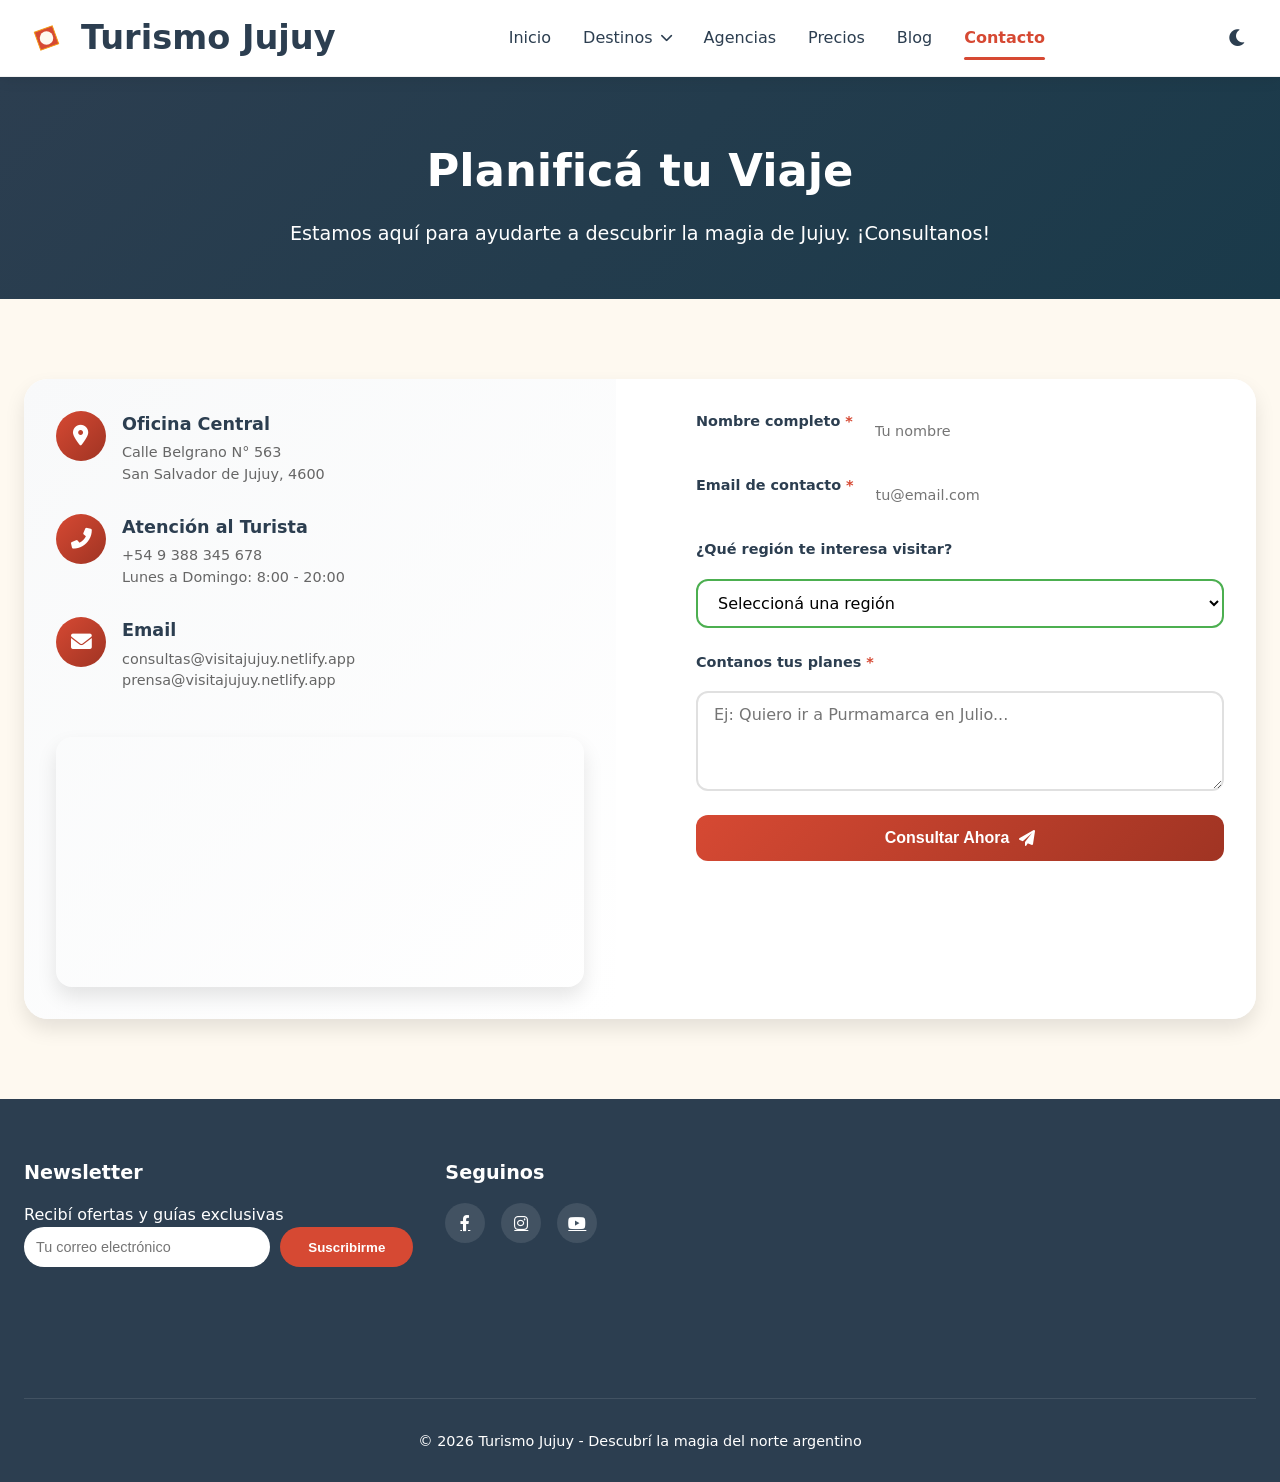
<file: contacto.html>
<!DOCTYPE html>
<html lang="es-AR">
<head>
    <meta charset="UTF-8">
    <meta name="author" content="Turismo Jujuy">
    <meta name="language" content="spanish">
    <meta http-equiv="content-language" content="es-AR">
    <meta name="description" content="Contactanos para planificar tu viaje a Jujuy. Consultá sobre destinos, agencias y paquetes turísticos.">
    <meta name="robots" content="index, follow">
    <meta name="viewport" content="width=device-width, initial-scale=1.0">
    <meta property="og:title" content="Contacto - Turismo Jujuy">
    <meta property="og:type" content="website">
    <meta property="og:description" content="Planificá tu viaje a Jujuy con nuestros expertos.">
    <meta property="og:locale" content="es_AR">
    <title>Turismo Jujuy · Contacto y Consultas</title>
    
    <!-- Font Awesome 6 -->
    <link rel="stylesheet" href="https://cdnjs.cloudflare.com/ajax/libs/font-awesome/6.0.0/css/all.min.css">
    <!-- CSS Principal -->
    <link rel="stylesheet" href="css/styles.css">
    <link rel="stylesheet" href="css/dark-mode.css">
    <link rel="stylesheet" href="css/contacto.css">
    
    <link rel="icon" href="assets/image/favicon.ico" type="image/x-icon">
</head>
<body>

    <!-- ================= HEADER (IGUAL AL INDEX) ================= -->
    <header class="header" role="banner">
        <div class="container">
            <nav class="navbar" aria-label="Navegación principal">
                <div class="logo">
                    <a href="index.html">
                        <svg class="logo-svg" width="48" height="48" viewBox="0 0 100 100" fill="none" xmlns="http://www.w3.org/2000/svg" aria-label="Logo Turismo Jujuy">
                            <path d="M20,50 L50,20 L80,50 L50,80 Z" fill="var(--primary-color)" stroke="var(--accent-color)" stroke-width="2">
                                <animateTransform attributeName="transform" type="rotate" from="0 50 50" to="360 50 50" dur="20s" repeatCount="indefinite"/>
                            </path>
                            <circle cx="50" cy="50" r="15" fill="var(--light-bg)"/>
                        </svg>
                        <h1>Turismo Jujuy</h1>
                    </a>
                </div>
                
                <button class="menu-toggle" aria-expanded="false" aria-controls="main-menu" aria-label="Abrir menú principal">
                    <span class="hamburger"></span>
                </button>
                
                <ul class="nav-links" id="main-menu">
                    <li><a href="index.html">Inicio</a></li>
                    
                    <li class="mega-menu">
                        <button class="mega-menu-button" aria-expanded="false" aria-controls="destinos-menu">
                            Destinos <i class="fas fa-chevron-down" aria-hidden="true"></i>
                        </button>
                        <div class="mega-menu-content" id="destinos-menu">
                            <div class="mega-menu-row">
                                <div class="mega-menu-column">
                                    <h3>Quebrada</h3>
                                    <ul>
                                        <li><a href="destinos/purmamarca.html">Purmamarca</a></li>
                                        <li><a href="destinos/tilcara.html">Tilcara</a></li>
                                        <li><a href="destinos/humahuaca.html">Humahuaca</a></li>
                                    </ul>
                                </div>
                                <div class="mega-menu-column">
                                    <h3>Puna</h3>
                                    <ul>
                                        <li><a href="destinos/salinas.html">Salinas Grandes</a></li>
                                        <li><a href="destinos/susques.html">Susques</a></li>
                                    </ul>
                                </div>
                                <div class="mega-menu-column">
                                    <h3>Yungas</h3>
                                    <ul>
                                        <li><a href="destinos/calilegua.html">P.N. Calilegua</a></li>
                                        <li><a href="destinos/termas.html">Termas de Jordán</a></li>
                                    </ul>
                                </div>
                            </div>
                        </div>
                    </li>
                    
                    <li><a href="agencias.html">Agencias</a></li>
                    <li><a href="precios.html">Precios</a></li>
                    <li><a href="blog.html">Blog</a></li>
                    <li><a href="contacto.html" class="active">Contacto</a></li>
                </ul>
                
                <button id="darkModeToggle" class="dark-mode-btn" aria-label="Cambiar modo oscuro/claro">
                    <i class="fas fa-moon"></i>
                </button>
            </nav>
        </div>
    </header>

    <main id="main-content">
        <!-- ================= HERO DE CONTACTO ================= -->
        <section class="contacto-hero" aria-labelledby="contacto-heading">
            <div class="container">
                <div class="contacto-hero-content">
                    <h1 id="contacto-heading" class="animate-fade-in">Planificá tu Viaje</h1>
                    <p class="animate-slide-up">Estamos aquí para ayudarte a descubrir la magia de Jujuy. ¡Consultanos!</p>
                </div>
            </div>
        </section>

        <!-- ================= FORMULARIO Y CONTACTO ================= -->
        <section class="contacto-section section-padding">
            <div class="container">
                <div class="contact-grid">
                    <!-- Columna izquierda: Info de contacto -->
                    <div class="contact-info">
                        <div class="info-item">
                            <div class="info-icon">
                                <i class="fas fa-map-marker-alt"></i>
                            </div>
                            <div class="info-content">
                                <h3>Oficina Central</h3>
                                <p>Calle Belgrano N° 563<br>San Salvador de Jujuy, 4600</p>
                            </div>
                        </div>

                        <div class="info-item">
                            <div class="info-icon">
                                <i class="fas fa-phone-alt"></i>
                            </div>
                            <div class="info-content">
                                <h3>Atención al Turista</h3>
                                <p>+54 9 388 345 678<br>Lunes a Domingo: 8:00 - 20:00</p>
                            </div>
                        </div>

                        <div class="info-item">
                            <div class="info-icon">
                                <i class="fas fa-envelope"></i>
                            </div>
                            <div class="info-content">
                                <h3>Email</h3>
                                <p>consultas@visitajujuy.netlify.app<br>prensa@visitajujuy.netlify.app</p>
                            </div>
                        </div>

                        <div class="map-container">
                            <iframe src="https://www.google.com/maps/embed?pb=!1m18!1m12!1m3!1d3639.615966033271!2d-65.30189912505209!3d-24.1851975848063!2m3!1f0!2f0!3f0!3m2!1i1024!2i768!4f13.1!3m3!1m2!1s0x941b0f43ac3cfb9f%3A0x6de3783cdf249cc7!2sAnnuar%20Shopping!5e0!3m2!1ses!2ses!4v1776098274295!5m2!1ses!2ses"
                                    width="100%" 
                                    height="250" 
                                    style="border:0;"
                                    allowfullscreen=""
                                    loading="lazy" 
                                    referrerpolicy="no-referrer-when-downgrade"
                                    title="Ubicación de Turismo Jujuy">
                            </iframe>
                        </div>
                    </div>

                    <!-- Columna derecha: Formulario -->
                    <form id="contactForm" class="contact-form" novalidate>
                        <div class="form-group">
                            <label for="name">Nombre completo <span class="required">*</span></label>
                            <input type="text" id="name" class="form-control" placeholder="Tu nombre" required pattern="[A-Za-záéíóúñÑ ]{3,}">
                            <div class="error-message">Mínimo 3 letras, sin números.</div>
                            <div class="valid-icon"><i class="fas fa-check-circle"></i></div>
                        </div>

                        <div class="form-group">
                            <label for="email">Email de contacto <span class="required">*</span></label>
                            <input type="email" id="email" class="form-control" placeholder="tu@email.com" required>
                            <div class="error-message">Ingresá un correo electrónico válido.</div>
                            <div class="valid-icon"><i class="fas fa-check-circle"></i></div>
                        </div>

                        <div class="form-group">
                            <label for="interest">¿Qué región te interesa visitar?</label>
                            <select id="interest" class="form-control">
                                <option value="">Seleccioná una región</option>
                                <option value="quebrada">🏔️ Quebrada de Humahuaca</option>
                                <option value="puna">🏜️ La Puna y Salinas</option>
                                <option value="yungas">🌿 Selva de las Yungas</option>
                                <option value="valles">🌄 Valles Centrales</option>
                            </select>
                        </div>

                        <div class="form-group">
                            <label for="message">Contanos tus planes <span class="required">*</span></label>
                            <textarea id="message" class="form-control" placeholder="Ej: Quiero ir a Purmamarca en Julio..." required minlength="10"></textarea>
                            <div class="error-message">Contanos un poco más (mínimo 10 caracteres).</div>
                            <div class="valid-icon"><i class="fas fa-check-circle"></i></div>
                        </div>

                        <button type="submit" class="submit-btn">
                            <div class="spinner"></div>
                            <span class="btn-text">Consultar Ahora</span>
                            <i class="fas fa-paper-plane btn-icon"></i>
                        </button>
                    </form>
                </div>
            </div>
        </section>
    </main>

    <!-- ================= FOOTER (IGUAL AL INDEX) ================= -->
    <footer class="main-footer section-padding" role="contentinfo">
        <div class="container">
            <div class="footer-grid">
                <div class="footer-newsletter">
                    <h3>Newsletter</h3>
                    <p>Recibí ofertas y guías exclusivas</p>
                    <form id="newsletterForm" action="#" method="post">
                        <div class="form-group">
                            <input type="email" id="news-email" name="email" placeholder="Tu correo electrónico" required>
                            <button type="submit" class="button primary-button">Suscribirme</button>
                        </div>
                    </form>
                </div>
                <div class="footer-social">
                    <h3>Seguinos</h3>
                    <ul>
                        <li><a href="#" aria-label="Facebook"><i class="fab fa-facebook-f"></i></a></li>
                        <li><a href="#" aria-label="Instagram"><i class="fab fa-instagram"></i></a></li>
                        <li><a href="#" aria-label="YouTube"><i class="fab fa-youtube"></i></a></li>
                    </ul>
                </div>
                <div class="footer-map">
                    <iframe src="https://www.openstreetmap.org/export/embed.html?bbox=-66.5%2C-24.5%2C-64.5%2C-22.5&layer=mapnik&marker=-23.5%2C-65.5" 
                            width="100%" height="200" style="border:0" allowfullscreen loading="lazy" 
                            title="Mapa de Jujuy"></iframe>
                </div>
            </div>
            <div class="footer-bottom">
                <p>&copy; 2026 Turismo Jujuy - Descubrí la magia del norte argentino</p>
            </div>
        </div>
    </footer>

    <!-- Modal de confirmación -->
    <div class="modal-overlay" id="confirmationModal">
        <div class="modal-content">
            <div class="modal-icon">
                <i class="fas fa-check-circle"></i>
            </div>
            <h2>¡Tu viaje empieza aquí!</h2>
            <p>Recibimos tu consulta. Un guía jujeño te responderá muy pronto.</p>
            <button class="modal-btn" id="closeModal">Aceptar</button>
        </div>
    </div>

    <script src="js/main.js" defer></script>
    <script src="js/contacto.js" defer></script>
</body>
</html>
</file>
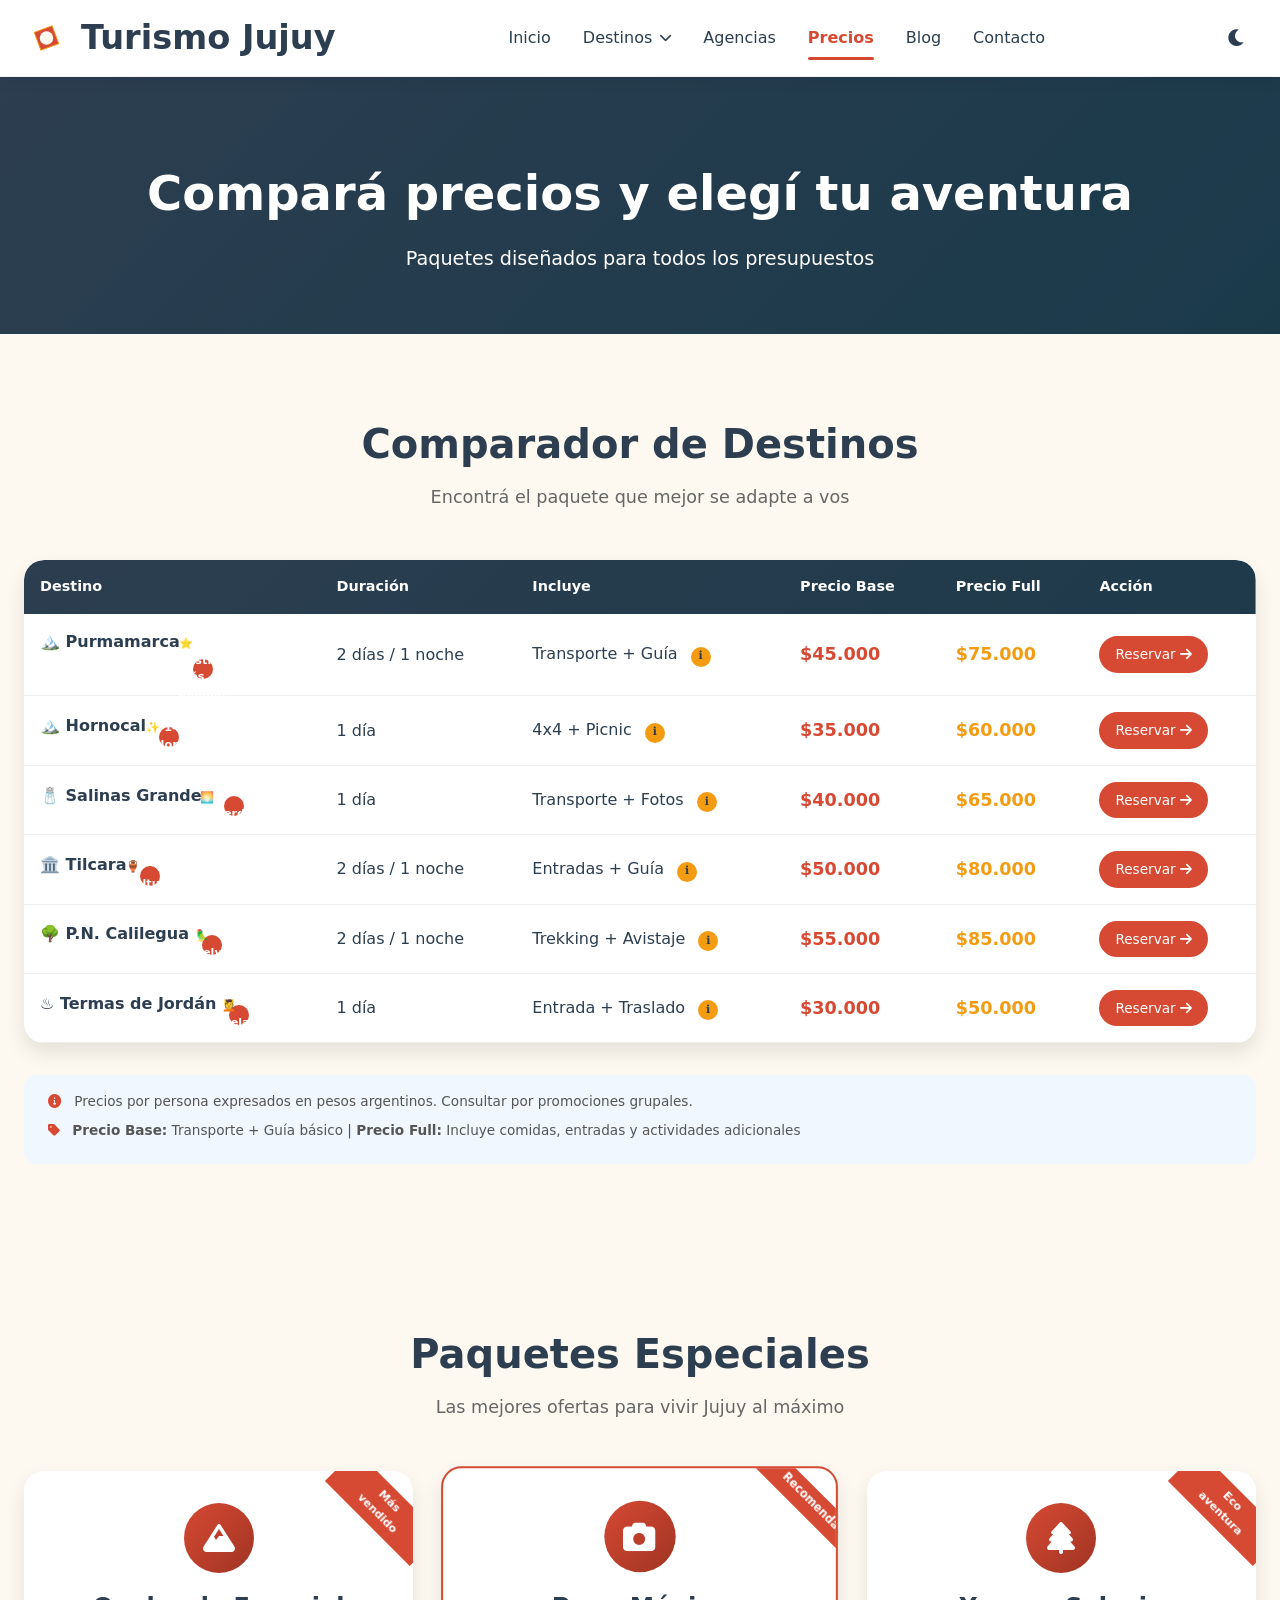
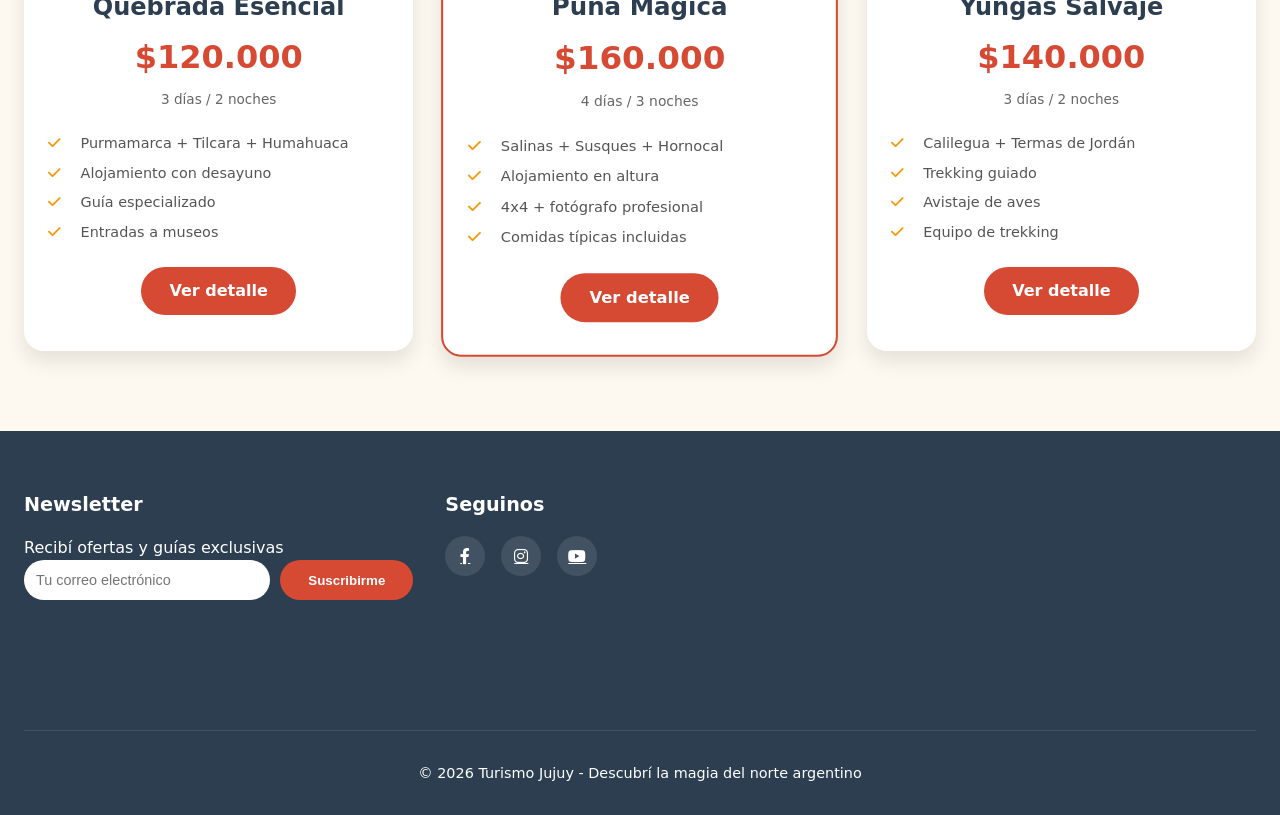
<file: precios.html>
<!DOCTYPE html>
<html lang="es-AR">
<head>
    <meta charset="UTF-8">
    <meta name="author" content="Turismo Jujuy">
    <meta name="language" content="spanish">
    <meta http-equiv="content-language" content="es-AR">
    <meta name="description" content="Compará precios de paquetes turísticos en Jujuy. Encontrá la mejor oferta para tu viaje a la Quebrada, Puna y Yungas.">
    <meta name="robots" content="index, follow">
    <meta name="viewport" content="width=device-width, initial-scale=1.0">
    <meta property="og:title" content="Precios y Paquetes - Turismo Jujuy">
    <meta property="og:type" content="website">
    <meta property="og:description" content="Compará precios y elegí el paquete perfecto para tu viaje a Jujuy.">
    <meta property="og:locale" content="es_AR">
    <title>Turismo Jujuy · Precios y Paquetes Turísticos</title>
    
    <!-- Font Awesome 6 -->
    <link rel="stylesheet" href="https://cdnjs.cloudflare.com/ajax/libs/font-awesome/6.0.0/css/all.min.css">
    <!-- CSS Principal -->
    <link rel="stylesheet" href="css/styles.css">
    <link rel="stylesheet" href="css/dark-mode.css">
    <link rel="stylesheet" href="css/precios.css">
    
    <link rel="icon" href="assets/image/favicon.ico" type="image/x-icon">
</head>
<body>

    <!-- ================= HEADER (IGUAL AL INDEX) ================= -->
    <header class="header" role="banner">
        <div class="container">
            <nav class="navbar" aria-label="Navegación principal">
                <div class="logo">
                    <a href="index.html">
                        <svg class="logo-svg" width="48" height="48" viewBox="0 0 100 100" fill="none" xmlns="http://www.w3.org/2000/svg" aria-label="Logo Turismo Jujuy">
                            <path d="M20,50 L50,20 L80,50 L50,80 Z" fill="var(--primary-color)" stroke="var(--accent-color)" stroke-width="2">
                                <animateTransform attributeName="transform" type="rotate" from="0 50 50" to="360 50 50" dur="20s" repeatCount="indefinite"/>
                            </path>
                            <circle cx="50" cy="50" r="15" fill="var(--light-bg)"/>
                        </svg>
                        <h1>Turismo Jujuy</h1>
                    </a>
                </div>
                
                <button class="menu-toggle" aria-expanded="false" aria-controls="main-menu" aria-label="Abrir menú principal">
                    <span class="hamburger"></span>
                </button>
                
                <ul class="nav-links" id="main-menu">
                    <li><a href="index.html">Inicio</a></li>
                    
                    <li class="mega-menu">
                        <button class="mega-menu-button" aria-expanded="false" aria-controls="destinos-menu">
                            Destinos <i class="fas fa-chevron-down" aria-hidden="true"></i>
                        </button>
                        <div class="mega-menu-content" id="destinos-menu">
                            <div class="mega-menu-row">
                                <div class="mega-menu-column">
                                    <h3>Quebrada</h3>
                                    <ul>
                                        <li><a href="destinos/purmamarca.html">Purmamarca</a></li>
                                        <li><a href="destinos/tilcara.html">Tilcara</a></li>
                                        <li><a href="destinos/humahuaca.html">Humahuaca</a></li>
                                    </ul>
                                </div>
                                <div class="mega-menu-column">
                                    <h3>Puna</h3>
                                    <ul>
                                        <li><a href="destinos/salinas.html">Salinas Grandes</a></li>
                                        <li><a href="destinos/susques.html">Susques</a></li>
                                    </ul>
                                </div>
                                <div class="mega-menu-column">
                                    <h3>Yungas</h3>
                                    <ul>
                                        <li><a href="destinos/calilegua.html">P.N. Calilegua</a></li>
                                        <li><a href="destinos/termas.html">Termas de Jordán</a></li>
                                    </ul>
                                </div>
                            </div>
                        </div>
                    </li>
                    
                    <li><a href="agencias.html">Agencias</a></li>
                    <li><a href="precios.html" class="active">Precios</a></li>
                    <li><a href="blog.html">Blog</a></li>
                    <li><a href="contacto.html">Contacto</a></li>
                </ul>
                
                <button id="darkModeToggle" class="dark-mode-btn" aria-label="Cambiar modo oscuro/claro">
                    <i class="fas fa-moon"></i>
                </button>
            </nav>
        </div>
    </header>

    <main id="main-content">
        <!-- ================= HERO DE PRECIOS ================= -->
        <section class="precios-hero" aria-labelledby="precios-heading">
            <div class="container">
                <div class="precios-hero-content">
                    <h1 id="precios-heading" class="animate-fade-in">Compará precios y elegí tu aventura</h1>
                    <p class="animate-slide-up">Paquetes diseñados para todos los presupuestos</p>
                </div>
            </div>
        </section>

        <!-- ================= TABLA DE PRECIOS COMPARATIVA ================= -->
        <section class="tabla-precios section-padding">
            <div class="container">
                <div class="section-header">
                    <h2>Comparador de Destinos</h2>
                    <p>Encontrá el paquete que mejor se adapte a vos</p>
                </div>

                <!-- Tabla responsiva (contenedor con overflow) -->
                <div class="tabla-responsive">
                    <table class="precios-table">
                        <thead>
                            <tr>
                                <th>Destino</th>
                                <th>Duración</th>
                                <th>Incluye</th>
                                <th>Precio Base</th>
                                <th>Precio Full</th>
                                <th>Acción</th>
                            </tr>
                        </thead>
                        <tbody>
                            <!-- Fila 1: Purmamarca -->
                            <tr>
                                <td data-label="Destino">
                                    <strong>🏔️ Purmamarca</strong>
                                    <span class="tooltip">⭐ Destino más popular
                                        <span class="tooltip-text">El pueblo más pintoresco de la Quebrada, con el Cerro de los 7 Colores.</span>
                                    </span>
                                </td>
                                <td data-label="Duración">2 días / 1 noche</td>
                                <td data-label="Incluye">
                                    Transporte + Guía
                                    <span class="tooltip">ℹ️
                                        <span class="tooltip-text">Traslados desde San Salvador y guía local certificado.</span>
                                    </span>
                                </td>
                                <td data-label="Precio Base" class="precio">$45.000</td>
                                <td data-label="Precio Full" class="precio-full">$75.000</td>
                                <td data-label="Acción">
                                    <a href="#" class="btn-reservar">Reservar <i class="fas fa-arrow-right"></i></a>
                                </td>
                            </tr>
                            
                            <!-- Fila 2: Hornocal -->
                            <tr>
                                <td data-label="Destino">
                                    <strong>🏔️ Hornocal</strong>
                                    <span class="tooltip">✨ 14 colores
                                        <span class="tooltip-text">El cerro de 14 colores a 4.350 msnm, una experiencia única.</span>
                                    </span>
                                </td>
                                <td data-label="Duración">1 día</td>
                                <td data-label="Incluye">
                                    4x4 + Picnic
                                    <span class="tooltip">ℹ️
                                        <span class="tooltip-text">Vehiculo 4x4 con seguro, desayuno y picnic de altura.</span>
                                    </span>
                                </td>
                                <td data-label="Precio Base" class="precio">$35.000</td>
                                <td data-label="Precio Full" class="precio-full">$60.000</td>
                                <td data-label="Acción">
                                    <a href="#" class="btn-reservar">Reservar <i class="fas fa-arrow-right"></i></a>
                                </td>
                            </tr>
                            
                            <!-- Fila 3: Salinas Grandes -->
                            <tr>
                                <td data-label="Destino">
                                    <strong>🧂 Salinas Grandes</strong>
                                    <span class="tooltip">🌅 Imperdible
                                        <span class="tooltip-text">El desierto de sal más grande del país, con efecto espejo en temporada de lluvias.</span>
                                    </span>
                                </td>
                                <td data-label="Duración">1 día</td>
                                <td data-label="Incluye">
                                    Transporte + Fotos
                                    <span class="tooltip">ℹ️
                                        <span class="tooltip-text">Traslado en minivan, sesión fotográfica profesional incluida.</span>
                                    </span>
                                </td>
                                <td data-label="Precio Base" class="precio">$40.000</td>
                                <td data-label="Precio Full" class="precio-full">$65.000</td>
                                <td data-label="Acción">
                                    <a href="#" class="btn-reservar">Reservar <i class="fas fa-arrow-right"></i></a>
                                </td>
                            </tr>
                            
                            <!-- Fila 4: Tilcara -->
                            <tr>
                                <td data-label="Destino">
                                    <strong>🏛️ Tilcara</strong>
                                    <span class="tooltip">🏺 Cultura
                                        <span class="tooltip-text">Pucará de Tilcara, museos y la famosa Garganta del Diablo.</span>
                                    </span>
                                </td>
                                <td data-label="Duración">2 días / 1 noche</td>
                                <td data-label="Incluye">
                                    Entradas + Guía
                                    <span class="tooltip">ℹ️
                                        <span class="tooltip-text">Entradas a museos y Pucará incluidas. Guía especializado en arqueología.</span>
                                    </span>
                                </td>
                                <td data-label="Precio Base" class="precio">$50.000</td>
                                <td data-label="Precio Full" class="precio-full">$80.000</td>
                                <td data-label="Acción">
                                    <a href="#" class="btn-reservar">Reservar <i class="fas fa-arrow-right"></i></a>
                                </td>
                            </tr>
                            
                            <!-- Fila 5: Calilegua -->
                            <tr>
                                <td data-label="Destino">
                                    <strong>🌳 P.N. Calilegua</strong>
                                    <span class="tooltip">🦜 Selva
                                        <span class="tooltip-text">El parque nacional más importante de las Yungas, biodiversidad única.</span>
                                    </span>
                                </td>
                                <td data-label="Duración">2 días / 1 noche</td>
                                <td data-label="Incluye">
                                    Trekking + Avistaje
                                    <span class="tooltip">ℹ️
                                        <span class="tooltip-text">Senderismo guiado, avistaje de aves y equipo básico incluido.</span>
                                    </span>
                                </td>
                                <td data-label="Precio Base" class="precio">$55.000</td>
                                <td data-label="Precio Full" class="precio-full">$85.000</td>
                                <td data-label="Acción">
                                    <a href="#" class="btn-reservar">Reservar <i class="fas fa-arrow-right"></i></a>
                                </td>
                            </tr>
                            
                            <!-- Fila 6: Termas de Jordán -->
                            <tr>
                                <td data-label="Destino">
                                    <strong>♨️ Termas de Jordán</strong>
                                    <span class="tooltip">💆 Relax
                                        <span class="tooltip-text">Aguas termales rodeadas de selva, ideales para descansar.</span>
                                    </span>
                                </td>
                                <td data-label="Duración">1 día</td>
                                <td data-label="Incluye">
                                    Entrada + Traslado
                                    <span class="tooltip">ℹ️
                                        <span class="tooltip-text">Entrada a los complejos termales y traslados desde San Salvador.</span>
                                    </span>
                                </td>
                                <td data-label="Precio Base" class="precio">$30.000</td>
                                <td data-label="Precio Full" class="precio-full">$50.000</td>
                                <td data-label="Acción">
                                    <a href="#" class="btn-reservar">Reservar <i class="fas fa-arrow-right"></i></a>
                                </td>
                            </tr>
                        </tbody>
                    </table>
                </div>

                <!-- Nota explicativa -->
                <div class="nota-precios">
                    <p><i class="fas fa-info-circle"></i> Precios por persona expresados en pesos argentinos. Consultar por promociones grupales.</p>
                    <p><i class="fas fa-tag"></i> <strong>Precio Base:</strong> Transporte + Guía básico | <strong>Precio Full:</strong> Incluye comidas, entradas y actividades adicionales</p>
                </div>
            </div>
        </section>

        <!-- ================= COMPARACIÓN DE PAQUETES (TARJETAS) ================= -->
        <section class="paquetes-destacados section-padding">
            <div class="container">
                <div class="section-header">
                    <h2>Paquetes Especiales</h2>
                    <p>Las mejores ofertas para vivir Jujuy al máximo</p>
                </div>
                
                <div class="paquetes-grid">
                    <!-- Paquete 1 -->
                    <div class="paquete-card">
                        <div class="paquete-badge">Más vendido</div>
                        <div class="paquete-icon">
                            <i class="fas fa-mountain"></i>
                        </div>
                        <h3>Quebrada Esencial</h3>
                        <div class="paquete-precio">$120.000</div>
                        <p class="paquete-duracion">3 días / 2 noches</p>
                        <ul class="paquete-incluye">
                            <li><i class="fas fa-check"></i> Purmamarca + Tilcara + Humahuaca</li>
                            <li><i class="fas fa-check"></i> Alojamiento con desayuno</li>
                            <li><i class="fas fa-check"></i> Guía especializado</li>
                            <li><i class="fas fa-check"></i> Entradas a museos</li>
                        </ul>
                        <a href="#" class="button primary-button">Ver detalle</a>
                    </div>
                    
                    <!-- Paquete 2 -->
                    <div class="paquete-card featured">
                        <div class="paquete-badge">Recomendado</div>
                        <div class="paquete-icon">
                            <i class="fas fa-camera"></i>
                        </div>
                        <h3>Puna Mágica</h3>
                        <div class="paquete-precio">$160.000</div>
                        <p class="paquete-duracion">4 días / 3 noches</p>
                        <ul class="paquete-incluye">
                            <li><i class="fas fa-check"></i> Salinas + Susques + Hornocal</li>
                            <li><i class="fas fa-check"></i> Alojamiento en altura</li>
                            <li><i class="fas fa-check"></i> 4x4 + fotógrafo profesional</li>
                            <li><i class="fas fa-check"></i> Comidas típicas incluidas</li>
                        </ul>
                        <a href="#" class="button primary-button">Ver detalle</a>
                    </div>
                    
                    <!-- Paquete 3 -->
                    <div class="paquete-card">
                        <div class="paquete-badge">Eco aventura</div>
                        <div class="paquete-icon">
                            <i class="fas fa-tree"></i>
                        </div>
                        <h3>Yungas Salvaje</h3>
                        <div class="paquete-precio">$140.000</div>
                        <p class="paquete-duracion">3 días / 2 noches</p>
                        <ul class="paquete-incluye">
                            <li><i class="fas fa-check"></i> Calilegua + Termas de Jordán</li>
                            <li><i class="fas fa-check"></i> Trekking guiado</li>
                            <li><i class="fas fa-check"></i> Avistaje de aves</li>
                            <li><i class="fas fa-check"></i> Equipo de trekking</li>
                        </ul>
                        <a href="#" class="button primary-button">Ver detalle</a>
                    </div>
                </div>
            </div>
        </section>
    </main>

    <!-- ================= FOOTER (IGUAL AL INDEX) ================= -->
    <footer class="main-footer section-padding" role="contentinfo">
        <div class="container">
            <div class="footer-grid">
                <div class="footer-newsletter">
                    <h3>Newsletter</h3>
                    <p>Recibí ofertas y guías exclusivas</p>
                    <form id="newsletterForm" action="#" method="post">
                        <div class="form-group">
                            <input type="email" id="news-email" name="email" placeholder="Tu correo electrónico" required>
                            <button type="submit" class="button primary-button">Suscribirme</button>
                        </div>
                    </form>
                </div>
                <div class="footer-social">
                    <h3>Seguinos</h3>
                    <ul>
                        <li><a href="#" aria-label="Facebook"><i class="fab fa-facebook-f"></i></a></li>
                        <li><a href="#" aria-label="Instagram"><i class="fab fa-instagram"></i></a></li>
                        <li><a href="#" aria-label="YouTube"><i class="fab fa-youtube"></i></a></li>
                    </ul>
                </div>
                <div class="footer-map">
                    <iframe src="https://www.openstreetmap.org/export/embed.html?bbox=-66.5%2C-24.5%2C-64.5%2C-22.5&layer=mapnik&marker=-23.5%2C-65.5" 
                            width="100%" height="200" style="border:0" allowfullscreen loading="lazy" 
                            title="Mapa de Jujuy"></iframe>
                </div>
            </div>
            <div class="footer-bottom">
                <p>&copy; 2026 Turismo Jujuy - Descubrí la magia del norte argentino</p>
            </div>
        </div>
    </footer>

    <script src="js/main.js" defer></script>
</body>
</html>
</file>
<file: css/styles.css>
/* ========== CUSTOM PROPERTIES ========== */
:root {
    --primary-color: #d64933;
    --primary-dark: #a03423;
    --secondary-color: #2c3e50;
    --accent-color: #f39c12;
    --light-bg: #fef9f0;
    --dark-bg: #1a2a3a;
    --text-dark: #2c3e50;
    --text-light: #ffffff;
    --card-shadow: 0 10px 20px rgba(0,0,0,0.1);
    --transition: all 0.3s cubic-bezier(0.25, 0.8, 0.25, 1);
    --border-radius-card: 20px;
}

/* Reset y base */
* {
    margin: 0;
    padding: 0;
    box-sizing: border-box;
}

html {
    scroll-behavior: smooth;
}

body {
    font-family: 'Segoe UI', system-ui, -apple-system, sans-serif;
    background-color: var(--light-bg);
    color: var(--text-dark);
    line-height: 1.5;
    transition: background-color 0.3s, color 0.2s;
}

.container {
    max-width: 1280px;
    margin: 0 auto;
    padding: 0 24px;
}

/* ========== HEADER & MEGA-MENÚ (CORREGIDO) ========== */
.header {
    background-color: rgba(255, 255, 255, 0.98);
    backdrop-filter: blur(8px);
    position: sticky;
    top: 0;
    z-index: 1000;
    box-shadow: 0 2px 15px rgba(0, 0, 0, 0.08);
    border-bottom: 1px solid rgba(0, 0, 0, 0.05);
}

.navbar {
    display: flex;
    justify-content: space-between;
    align-items: center;
    padding: 0.8rem 0;
}

.logo a {
    display: flex;
    align-items: center;
    gap: 12px;
    text-decoration: none;
    color: var(--secondary-color);
    font-weight: bold;
    font-size: 1.4rem;
}

.logo-svg {
    width: 45px;
    transition: transform 0.3s ease;
}

.logo-svg:hover {
    transform: rotate(5deg) scale(1.05);
}

/* Navegación principal - ESTILOS CLAVE */
.nav-links {
    display: flex;
    gap: 2rem;
    list-style: none;
    align-items: center;
    margin: 0;
    padding: 0;
}

.nav-links li {
    display: inline-block;
}

.nav-links li a {
    text-decoration: none;
    color: var(--text-dark);
    font-weight: 500;
    font-size: 1rem;
    padding: 0.5rem 0;
    transition: var(--transition);
    position: relative;
}

.nav-links li a:hover {
    color: var(--primary-color);
}

.nav-links li a.active {
    color: var(--primary-color);
    font-weight: 600;
}

.nav-links li a.active::after {
    content: '';
    position: absolute;
    bottom: -5px;
    left: 0;
    width: 100%;
    height: 3px;
    background-color: var(--primary-color);
    border-radius: 3px;
}

/* Mega menú */
.mega-menu {
    position: relative;
}

.mega-menu-button {
    background: none;
    border: none;
    font-size: 1rem;
    cursor: pointer;
    display: flex;
    align-items: center;
    gap: 8px;
    color: var(--text-dark);
    padding: 0.5rem 0;
    font-weight: 500;
    font-family: inherit;
    transition: var(--transition);
}

.mega-menu-button:hover {
    color: var(--primary-color);
}

.mega-menu-button i {
    font-size: 0.8rem;
    transition: transform 0.3s;
}

.mega-menu:hover .mega-menu-button i {
    transform: rotate(180deg);
}

.mega-menu-content {
    position: absolute;
    top: calc(100% + 10px);
    left: 0;
    width: 550px;
    background: white;
    border-radius: 16px;
    box-shadow: 0 20px 35px rgba(0, 0, 0, 0.15);
    padding: 1.8rem;
    opacity: 0;
    visibility: hidden;
    transition: opacity 0.3s, visibility 0.3s, top 0.3s;
    z-index: 100;
    border: 1px solid rgba(0, 0, 0, 0.05);
}

.mega-menu:hover .mega-menu-content {
    opacity: 1;
    visibility: visible;
    top: 100%;
}

.mega-menu-row {
    display: grid;
    grid-template-columns: repeat(3, 1fr);
    gap: 1.5rem;
}

.mega-menu-column h3 {
    color: var(--primary-color);
    margin-bottom: 0.75rem;
    font-size: 1rem;
    font-weight: 700;
    border-left: 3px solid var(--primary-color);
    padding-left: 10px;
}

.mega-menu-column ul {
    list-style: none;
    padding: 0;
}

.mega-menu-column ul li {
    margin-bottom: 0.6rem;
    display: block;
}

.mega-menu-column ul li a {
    text-decoration: none;
    color: #555;
    transition: var(--transition);
    font-size: 0.9rem;
    padding: 0;
}

.mega-menu-column ul li a:hover {
    color: var(--primary-color);
    padding-left: 5px;
}

/* Dark Mode Toggle */
.dark-mode-btn {
    background: none;
    border: none;
    font-size: 1.2rem;
    cursor: pointer;
    color: var(--text-dark);
    padding: 0.5rem;
    border-radius: 50%;
    transition: var(--transition);
    display: flex;
    align-items: center;
    justify-content: center;
    width: 38px;
    height: 38px;
}

.dark-mode-btn:hover {
    background-color: rgba(0, 0, 0, 0.05);
    transform: rotate(15deg);
}

/* Menu Toggle (hamburguesa) - oculto en desktop */
.menu-toggle {
    display: none;
    background: none;
    border: none;
    cursor: pointer;
    padding: 0.5rem;
}

.hamburger {
    display: block;
    width: 25px;
    height: 3px;
    background-color: var(--secondary-color);
    position: relative;
    border-radius: 3px;
}

.hamburger::before,
.hamburger::after {
    content: '';
    position: absolute;
    width: 25px;
    height: 3px;
    background-color: var(--secondary-color);
    border-radius: 3px;
}

.hamburger::before {
    top: -8px;
}

.hamburger::after {
    bottom: -8px;
}

/* ========== HERO CON VIDEO ========== */
.hero {
    position: relative;
    height: 90vh;
    min-height: 600px;
    display: flex;
    align-items: center;
    overflow: hidden;
}

.video-background {
    position: absolute;
    top: 0;
    left: 0;
    width: 100%;
    height: 100%;
    z-index: -2;
}

.hero-video {
    width: 100%;
    height: 100%;
    object-fit: cover;
}

.hero-overlay {
    position: absolute;
    inset: 0;
    background: linear-gradient(135deg, rgba(0, 0, 0, 0.6), rgba(0, 0, 0, 0.3));
    display: flex;
    align-items: center;
    justify-content: center;
}

.hero-content {
    text-align: center;
    color: white;
    max-width: 800px;
}

.hero-title {
    font-size: 3.5rem;
    margin-bottom: 1rem;
    text-shadow: 2px 2px 4px rgba(0, 0, 0, 0.5);
}

.hero-subtitle {
    font-size: 1.3rem;
    margin-bottom: 2rem;
}

.hero-buttons {
    display: flex;
    gap: 1rem;
    justify-content: center;
}

/* Botones */
.button {
    display: inline-block;
    padding: 12px 28px;
    border-radius: 50px;
    text-decoration: none;
    font-weight: 600;
    transition: var(--transition);
    cursor: pointer;
    border: none;
}

.primary-button {
    background-color: var(--primary-color);
    color: white;
}

.primary-button:hover {
    background-color: var(--primary-dark);
    transform: translateY(-3px);
    box-shadow: 0 5px 15px rgba(0, 0, 0, 0.2);
}

.secondary-button {
    background-color: transparent;
    color: white;
    border: 2px solid white;
}

.secondary-button:hover {
    background-color: white;
    color: var(--primary-color);
    transform: translateY(-3px);
}

/* ========== DESTINOS DESTACADOS ========== */
.section-padding {
    padding: 80px 0;
}

.section-header {
    text-align: center;
    margin-bottom: 50px;
}

.section-header h2 {
    font-size: 2.5rem;
    color: var(--secondary-color);
    margin-bottom: 10px;
}

.section-header p {
    font-size: 1.1rem;
    color: #666;
}

.destinos-grid {
    display: grid;
    grid-template-columns: repeat(auto-fit, minmax(320px, 1fr));
    gap: 2rem;
}

.destino-card {
    background: white;
    border-radius: var(--border-radius-card);
    overflow: hidden;
    box-shadow: var(--card-shadow);
    transition: var(--transition);
}

.destino-card:hover {
    transform: translateY(-10px);
    box-shadow: 0 20px 30px rgba(0, 0, 0, 0.15);
}

.destino-img {
    position: relative;
    overflow: hidden;
    height: 240px;
}

.destino-img img {
    width: 100%;
    height: 100%;
    object-fit: cover;
    transition: transform 0.5s ease;
}

.destino-card:hover .destino-img img {
    transform: scale(1.1);
}

.overlay {
    position: absolute;
    inset: 0;
    background: rgba(214, 73, 51, 0.8);
    display: flex;
    align-items: center;
    justify-content: center;
    color: white;
    font-weight: bold;
    font-size: 1.2rem;
    opacity: 0;
    transition: opacity 0.3s;
}

.destino-card:hover .overlay {
    opacity: 1;
}

.destino-card h3 {
    padding: 1rem 1rem 0.5rem;
    color: var(--secondary-color);
}

.destino-card p {
    padding: 0 1rem;
    color: #666;
    font-size: 0.9rem;
}

.card-link {
    display: inline-block;
    margin: 1rem;
    color: var(--primary-color);
    text-decoration: none;
    font-weight: 600;
    transition: var(--transition);
}

.card-link:hover {
    transform: translateX(5px);
}

/* ========== CONTADOR ========== */
.stats {
    background: linear-gradient(135deg, var(--secondary-color), #1e2a36);
    color: white;
    text-align: center;
}

.stats-grid {
    display: flex;
    justify-content: space-around;
    flex-wrap: wrap;
    gap: 2rem;
}

.stat-counter {
    text-align: center;
}

.stat-counter .counter {
    font-size: 4rem;
    font-weight: 800;
    color: var(--accent-color);
    display: inline-block;
}

.plus {
    font-size: 2.5rem;
    font-weight: bold;
    color: var(--accent-color);
}

.stat-counter p {
    font-size: 1.1rem;
    margin-top: 0.5rem;
}

@keyframes countUp {
    from {
        opacity: 0;
        transform: translateY(30px);
    }
    to {
        opacity: 1;
        transform: translateY(0);
    }
}

.counter.animated {
    animation: countUp 0.6s ease-out forwards;
}

/* ========== CARRUSEL CSS ========== */
.testimonials {
    background-color: var(--light-bg);
}

.testimonials-carousel {
    max-width: 800px;
    margin: 0 auto;
    position: relative;
}

.testimonials-carousel input[type="radio"] {
    display: none;
}

.carousel-container {
    overflow: hidden;
    border-radius: 20px;
}

.testimonial-slides {
    display: flex;
    width: 300%;
    transition: transform 0.5s ease-in-out;
}

.testimonial-slide {
    width: 33.333%;
    padding: 20px;
}

.testimonial-content {
    background: white;
    padding: 2rem;
    border-radius: 20px;
    box-shadow: var(--card-shadow);
    text-align: center;
}

.testimonial-content i.fa-quote-left {
    font-size: 2rem;
    color: var(--primary-color);
    opacity: 0.5;
    margin-bottom: 1rem;
}

.testimonial-content p {
    font-size: 1.1rem;
    line-height: 1.6;
    margin-bottom: 1.5rem;
    font-style: italic;
}

.testimonial-author {
    display: flex;
    flex-direction: column;
    gap: 0.25rem;
}

.testimonial-author strong {
    color: var(--secondary-color);
    font-size: 1rem;
}

.testimonial-author span {
    color: #888;
    font-size: 0.85rem;
}

.testimonial-nav {
    display: flex;
    justify-content: center;
    gap: 12px;
    margin-top: 30px;
}

.nav-dot {
    width: 12px;
    height: 12px;
    border-radius: 50%;
    background-color: #ccc;
    cursor: pointer;
    transition: all 0.3s;
}

.nav-dot:hover {
    background-color: var(--primary-color);
    transform: scale(1.2);
}

#slide1:checked ~ .carousel-container .testimonial-slides {
    transform: translateX(0);
}

#slide2:checked ~ .carousel-container .testimonial-slides {
    transform: translateX(-33.333%);
}

#slide3:checked ~ .carousel-container .testimonial-slides {
    transform: translateX(-66.666%);
}

#slide1:checked ~ .testimonial-nav .nav-dot:nth-child(1),
#slide2:checked ~ .testimonial-nav .nav-dot:nth-child(2),
#slide3:checked ~ .testimonial-nav .nav-dot:nth-child(3) {
    background-color: var(--primary-color);
    width: 14px;
    height: 14px;
}

/* ========== FOOTER ========== */
.main-footer {
    background-color: var(--secondary-color);
    color: white;
    padding: 60px 0 30px;
}

.footer-grid {
    display: grid;
    grid-template-columns: repeat(auto-fit, minmax(280px, 1fr));
    gap: 2rem;
    margin-bottom: 2rem;
}

.footer-newsletter h3,
.footer-social h3 {
    margin-bottom: 1rem;
    font-size: 1.2rem;
}

.form-group {
    display: flex;
    gap: 10px;
    flex-wrap: wrap;
}

.form-group input {
    flex: 1;
    padding: 12px;
    border: none;
    border-radius: 50px;
    font-size: 0.9rem;
}

.footer-social ul {
    display: flex;
    gap: 1rem;
    list-style: none;
    padding: 0;
}

.footer-social a {
    display: inline-flex;
    align-items: center;
    justify-content: center;
    width: 40px;
    height: 40px;
    background-color: rgba(255, 255, 255, 0.1);
    border-radius: 50%;
    color: white;
    transition: var(--transition);
}

.footer-social a:hover {
    background-color: var(--primary-color);
    transform: translateY(-3px);
}

.footer-bottom {
    text-align: center;
    padding-top: 2rem;
    border-top: 1px solid rgba(255, 255, 255, 0.1);
    font-size: 0.9rem;
}

/* ========== RESPONSIVE ========== */
@media (max-width: 992px) {
    .nav-links {
        gap: 1.2rem;
    }
    
    .hero-title {
        font-size: 2.8rem;
    }
}

@media (max-width: 768px) {
    .menu-toggle {
        display: block;
    }
    
    .nav-links {
        display: none;
        position: absolute;
        top: 100%;
        left: 0;
        right: 0;
        background: white;
        flex-direction: column;
        padding: 1.5rem;
        gap: 1.2rem;
        box-shadow: 0 15px 25px rgba(0, 0, 0, 0.1);
        border-top: 1px solid #eee;
    }
    
    .nav-links.show {
        display: flex;
    }
    
    .nav-links li {
        width: 100%;
    }
    
    .nav-links li a {
        display: block;
        padding: 0.5rem 0;
    }
    
    /* Mega menú en móvil */
    .mega-menu-content {
        position: static;
        width: 100%;
        box-shadow: none;
        padding: 0.5rem 0 0 1rem;
        opacity: 1;
        visibility: visible;
        display: none;
        background: transparent;
    }
    
    .mega-menu:hover .mega-menu-content {
        display: block;
    }
    
    .mega-menu-row {
        grid-template-columns: 1fr;
        gap: 0.8rem;
    }
    
    .hero-title {
        font-size: 2rem;
    }
    
    .hero-subtitle {
        font-size: 1rem;
    }
    
    .hero-buttons {
        flex-direction: column;
        align-items: center;
    }
    
    .stats-grid {
        flex-direction: column;
        align-items: center;
    }
    
    .section-header h2 {
        font-size: 1.8rem;
    }
    
    .section-padding {
        padding: 50px 0;
    }
}

/* ========== ANIMACIONES ========== */
.animate-fade-in {
    animation: fadeIn 1s ease-out;
}

.animate-slide-up {
    animation: slideUp 0.8s ease-out 0.3s both;
}

.animate-pulse {
    animation: pulse 2s infinite;
}

@keyframes fadeIn {
    from {
        opacity: 0;
    }
    to {
        opacity: 1;
    }
}

@keyframes slideUp {
    from {
        opacity: 0;
        transform: translateY(50px);
    }
    to {
        opacity: 1;
        transform: translateY(0);
    }
}

@keyframes pulse {
    0%,
    100% {
        transform: scale(1);
    }
    50% {
        transform: scale(1.05);
    }
}

/* ========== ACCESIBILIDAD ========== */
.visually-hidden {
    position: absolute;
    width: 1px;
    height: 1px;
    padding: 0;
    margin: -1px;
    overflow: hidden;
    clip: rect(0, 0, 0, 0);
    border: 0;
}

:focus-visible {
    outline: 3px solid var(--primary-color);
    outline-offset: 3px;
}

/* Modo oscuro - estilos adicionales */
body.dark-mode {
    --light-bg: #1a1a2e;
    --text-dark: #f0f0f0;
    background-color: var(--light-bg);
    color: var(--text-dark);
}

body.dark-mode .header {
    background-color: rgba(26, 26, 46, 0.98);
    border-bottom-color: rgba(255, 255, 255, 0.1);
}

body.dark-mode .nav-links li a,
body.dark-mode .mega-menu-button {
    color: #e0e0e0;
}

body.dark-mode .destino-card,
body.dark-mode .testimonial-content {
    background-color: #16213e;
    color: #e0e0e0;
}

body.dark-mode .mega-menu-content {
    background-color: #16213e;
    border-color: rgba(255, 255, 255, 0.1);
}

body.dark-mode .mega-menu-column ul li a {
    color: #ccc;
}

body.dark-mode .destino-card p {
    color: #bbb;
}
</file>
<file: css/dark-mode.css>
/* Modo Oscuro - Toggle con clase .dark-mode */
body.dark-mode {
    --light-bg: #121212;
    --text-dark: #f0f0f0;
    --card-shadow: 0 10px 20px rgba(0,0,0,0.4);
    background-color: var(--light-bg);
    color: var(--text-dark);
}

body.dark-mode .header {
    background-color: rgba(18, 18, 18, 0.95);
}

body.dark-mode .destino-card,
body.dark-mode .testimonial-content {
    background-color: #1e1e2f;
    color: #e0e0e0;
}

body.dark-mode .mega-menu-content {
    background-color: #1e1e2f;
    color: white;
}
</file>
<file: css/agencias.css>
/* ========== PÁGINA DE AGENCIAS ========== */

/* Hero de agencias */
.agencias-hero {
    background: linear-gradient(135deg, var(--secondary-color), #1a3a4a);
    padding: 80px 0 60px;
    text-align: center;
    color: white;
    margin-top: 0;
}

.agencias-hero-content h1 {
    font-size: 3rem;
    margin-bottom: 1rem;
}

.agencias-hero-content p {
    font-size: 1.2rem;
    opacity: 0.9;
}

/* ========== FILTROS ========== */
.filtros-buttons {
    display: flex;
    justify-content: center;
    gap: 1rem;
    flex-wrap: wrap;
    margin-bottom: 40px;
}

.filtros-buttons input[type="radio"] {
    display: none;
}

.filtro-btn {
    padding: 10px 24px;
    background-color: #f0f0f0;
    border-radius: 50px;
    cursor: pointer;
    font-weight: 500;
    transition: var(--transition);
    display: inline-block;
}

.filtro-btn:hover {
    background-color: var(--primary-color);
    color: white;
}

/* Estilo activo para el botón seleccionado */
.filtros-buttons input[type="radio"]:checked + .filtro-btn {
    background-color: var(--primary-color);
    color: white;
}

/* Ajuste para el label cuando el input está checked */
#todas:checked ~ .filtros-buttons label[for="todas"],
#aventura:checked ~ .filtros-buttons label[for="aventura"],
#cultural:checked ~ .filtros-buttons label[for="cultural"],
#luxury:checked ~ .filtros-buttons label[for="luxury"] {
    background-color: var(--primary-color);
    color: white;
}

/* Grid de agencias */
.agencias-grid {
    display: grid;
    grid-template-columns: repeat(auto-fit, minmax(320px, 1fr));
    gap: 2.5rem;
}

/* ========== EFECTO FLIP 3D ========== */
.agencia-flip-card {
    background-color: transparent;
    width: 100%;
    height: 400px;
    perspective: 1000px;
}

.agencia-flip-inner {
    position: relative;
    width: 100%;
    height: 100%;
    text-align: center;
    transition: transform 0.6s;
    transform-style: preserve-3d;
    border-radius: 20px;
}

.agencia-card:hover .agencia-flip-inner {
    transform: rotateY(180deg);
}

/* Front y Back */
.agencia-front,
.agencia-back {
    position: absolute;
    width: 100%;
    height: 100%;
    backface-visibility: hidden;
    border-radius: 20px;
    overflow: hidden;
    box-shadow: var(--card-shadow);
}

.agencia-front {
    background-color: white;
    display: flex;
    flex-direction: column;
    align-items: center;
    justify-content: center;
    padding: 1.5rem;
}

.agencia-front .agencia-logo {
    width: 70px;
    height: 70px;
    background-color: var(--primary-color);
    border-radius: 50%;
    display: flex;
    align-items: center;
    justify-content: center;
    margin-bottom: 1rem;
}

.agencia-front .agencia-logo i {
    font-size: 2rem;
    color: white;
}

.agencia-img {
    width: 100%;
    height: 180px;
    object-fit: cover;
    border-radius: 12px;
    margin-bottom: 1rem;
}

.agencia-front h3 {
    color: var(--secondary-color);
    margin-bottom: 0.5rem;
}

.rating-static {
    margin: 0.5rem 0;
}

.rating-static i {
    color: #f39c12;
    font-size: 0.9rem;
}

.rating-static span {
    font-size: 0.8rem;
    color: #666;
    margin-left: 5px;
}

.agencia-tag {
    font-size: 0.8rem;
    color: var(--primary-color);
    font-weight: 500;
}

/* Back de la tarjeta */
.agencia-back {
    background: linear-gradient(135deg, var(--secondary-color), #1e3a4a);
    color: white;
    transform: rotateY(180deg);
    display: flex;
    flex-direction: column;
    justify-content: center;
    padding: 2rem;
    text-align: center;
}

.agencia-back h3 {
    font-size: 1.5rem;
    margin-bottom: 1rem;
    color: var(--accent-color);
}

.agencia-back p {
    font-size: 0.9rem;
    line-height: 1.5;
    margin-bottom: 1.5rem;
}

.agencia-contacto {
    text-align: left;
    margin-bottom: 1.5rem;
}

.agencia-contacto p {
    margin-bottom: 0.5rem;
    font-size: 0.85rem;
}

.agencia-contacto i {
    width: 25px;
    color: var(--accent-color);
}

.small-button {
    display: inline-block;
    padding: 10px 20px;
    background-color: var(--primary-color);
    color: white;
    text-decoration: none;
    border-radius: 50px;
    font-size: 0.9rem;
    transition: var(--transition);
}

.small-button:hover {
    background-color: white;
    color: var(--primary-color);
    transform: translateY(-2px);
}

/* ========== RATING CON ESTRELLAS ANIMADAS ========== */
.rating-interactivo {
    margin-top: 1rem;
    text-align: center;
    padding: 0.8rem;
    background: #f8f9fa;
    border-radius: 50px;
}

.rating-interactivo p {
    font-size: 0.8rem;
    margin-bottom: 0.5rem;
    color: #666;
}

.rating-stars {
    display: flex;
    flex-direction: row-reverse;
    justify-content: center;
    gap: 5px;
}

.rating-stars input {
    display: none;
}

.rating-stars label {
    font-size: 1.8rem;
    color: #ddd;
    cursor: pointer;
    transition: all 0.2s ease;
}

.rating-stars label:hover,
.rating-stars label:hover ~ label,
.rating-stars input:checked ~ label {
    color: #f39c12;
    transform: scale(1.1);
    text-shadow: 0 0 5px rgba(243, 156, 18, 0.5);
}

@keyframes starPop {
    0% { transform: scale(1); }
    50% { transform: scale(1.3); }
    100% { transform: scale(1); }
}

.rating-stars input:checked ~ label {
    animation: starPop 0.3s ease;
}

/* ========== RESPONSIVE ========== */
@media (max-width: 768px) {
    .agencias-hero-content h1 {
        font-size: 2rem;
    }
    
    .agencia-flip-card {
        height: 420px;
    }
    
    .filtro-btn {
        padding: 6px 16px;
        font-size: 0.85rem;
    }
    
    .rating-stars label {
        font-size: 1.5rem;
    }
}

/* ========== MODO OSCURO ========== */
body.dark-mode .agencia-front {
    background-color: #16213e;
}

body.dark-mode .agencia-front h3 {
    color: #e0e0e0;
}

body.dark-mode .rating-interactivo {
    background-color: #1a1a2e;
}

body.dark-mode .rating-interactivo p {
    color: #ccc;
}

body.dark-mode .filtro-btn {
    background-color: #2a2a3e;
    color: #e0e0e0;
}

body.dark-mode .filtro-btn:hover {
    background-color: var(--primary-color);
}
</file>
<file: css/blog.css>
/* ========== PÁGINA DE BLOG - ESTILO REVISTA ========== */

/* Hero del blog */
.blog-hero {
    background: linear-gradient(135deg, var(--secondary-color), #1a3a4a);
    padding: 80px 0 60px;
    text-align: center;
    color: white;
    margin-top: 0;
}

.blog-hero-content h1 {
    font-size: 3rem;
    margin-bottom: 1rem;
}

.blog-hero-content p {
    font-size: 1.2rem;
    opacity: 0.9;
}

/* ========== FILTROS POR TAGS (CSS-ONLY) ========== */
.filtros-container {
    margin-bottom: 2rem;
}

.tags-filtros {
    display: flex;
    justify-content: center;
    gap: 0.8rem;
    flex-wrap: wrap;
    margin: 2rem 0;
}

.tags-filtros input[type="radio"] {
    display: none;
}

.tag-btn {
    padding: 8px 20px;
    background-color: #f0f0f0;
    border-radius: 50px;
    cursor: pointer;
    font-size: 0.9rem;
    font-weight: 500;
    transition: var(--transition);
    display: inline-block;
}

.tag-btn:hover {
    background-color: var(--primary-color);
    color: white;
    transform: translateY(-2px);
}

/* Filtros CSS puro */
#tag-todos:checked ~ .blog-grid .blog-card {
    display: block;
}

#tag-aventura:checked ~ .blog-grid .blog-card:not([data-tag="aventura"]),
#tag-cultura:checked ~ .blog-grid .blog-card:not([data-tag="cultura"]),
#tag-gastronomia:checked ~ .blog-grid .blog-card:not([data-tag="gastronomia"]),
#tag-naturaleza:checked ~ .blog-grid .blog-card:not([data-tag="naturaleza"]),
#tag-consejos:checked ~ .blog-grid .blog-card:not([data-tag="consejos"]) {
    display: none;
}

/* Los radios de filtro deben estar ANTES del grid */
.tags-filtros {
    display: flex;
    justify-content: center;
    gap: 0.8rem;
    margin-bottom: 2rem;
}

/* ========== GRID DE ARTÍCULOS (NEWSPAPER STYLE) ========== */
.blog-grid {
    display: grid;
    grid-template-columns: repeat(3, 1fr);
    gap: 1.8rem;
}

/* Artículo destacado - ocupa 2 columnas */
.blog-card.featured {
    grid-column: span 2;
    display: grid;
    grid-template-columns: 1fr 1fr;
    gap: 0;
}

.blog-card.featured .blog-card-img {
    height: 100%;
}

.blog-card.featured .blog-card-img img {
    height: 100%;
    object-fit: cover;
}

.blog-card {
    background-color: white;
    border-radius: 16px;
    overflow: hidden;
    box-shadow: var(--card-shadow);
    transition: var(--transition);
    opacity: 0;
    transform: translateY(30px);
    transition: opacity 0.6s ease, transform 0.6s ease, box-shadow 0.3s;
}

.blog-card.revealed {
    opacity: 1;
    transform: translateY(0);
}

.blog-card:hover {
    transform: translateY(-5px);
    box-shadow: 0 15px 30px rgba(0,0,0,0.15);
}

.blog-card.featured:hover {
    transform: translateY(-8px);
}

.blog-card-img {
    position: relative;
    overflow: hidden;
    height: 220px;
}

.blog-card.featured .blog-card-img {
    height: 100%;
}

.blog-card-img img {
    width: 100%;
    height: 100%;
    object-fit: cover;
    transition: transform 0.5s ease;
}

.blog-card:hover .blog-card-img img {
    transform: scale(1.05);
}

.blog-category {
    position: absolute;
    top: 15px;
    left: 15px;
    background-color: var(--primary-color);
    color: white;
    padding: 4px 12px;
    border-radius: 20px;
    font-size: 0.7rem;
    font-weight: 600;
    z-index: 1;
}

.blog-card-content {
    padding: 1.5rem;
}

.blog-card-content h3 {
    font-size: 1.3rem;
    color: var(--secondary-color);
    margin-bottom: 0.8rem;
    line-height: 1.3;
}

.blog-card.featured .blog-card-content h3 {
    font-size: 1.6rem;
}

.blog-meta {
    display: flex;
    gap: 1rem;
    margin-bottom: 1rem;
    font-size: 0.8rem;
    color: #888;
    flex-wrap: wrap;
}

.blog-meta i {
    margin-right: 4px;
    color: var(--primary-color);
}

.blog-card-content p {
    color: #666;
    line-height: 1.5;
    margin-bottom: 1rem;
    font-size: 0.9rem;
}

.read-more {
    display: inline-flex;
    align-items: center;
    gap: 8px;
    color: var(--primary-color);
    text-decoration: none;
    font-weight: 600;
    font-size: 0.9rem;
    transition: var(--transition);
}

.read-more:hover {
    gap: 12px;
    color: var(--primary-dark);
}

/* ========== SECCIÓN DE COMENTARIOS CON AVATARES CSS ========== */
.comentarios-destacados {
    background-color: #f8f9fa;
}

body.dark-mode .comentarios-destacados {
    background-color: #0f0f1a;
}

.comentarios-grid {
    display: grid;
    grid-template-columns: repeat(auto-fit, minmax(320px, 1fr));
    gap: 1.5rem;
    margin-bottom: 3rem;
}

.comentario-card {
    background-color: white;
    border-radius: 20px;
    padding: 1.5rem;
    display: flex;
    gap: 1rem;
    box-shadow: var(--card-shadow);
    transition: var(--transition);
}

.comentario-card:hover {
    transform: translateY(-3px);
}

/* Avatares creados con CSS y pseudo-elementos */
.comentario-avatar {
    width: 60px;
    height: 60px;
    border-radius: 50%;
    flex-shrink: 0;
    position: relative;
    background-size: cover;
    background-position: center;
}

.avatar-1 {
    background: linear-gradient(135deg, #667eea, #764ba2);
}
.avatar-1::after {
    content: "👩";
    position: absolute;
    top: 50%;
    left: 50%;
    transform: translate(-50%, -50%);
    font-size: 2rem;
}

.avatar-2 {
    background: linear-gradient(135deg, #f093fb, #f5576c);
}
.avatar-2::after {
    content: "👨";
    position: absolute;
    top: 50%;
    left: 50%;
    transform: translate(-50%, -50%);
    font-size: 2rem;
}

.avatar-3 {
    background: linear-gradient(135deg, #4facfe, #00f2fe);
}
.avatar-3::after {
    content: "👩";
    position: absolute;
    top: 50%;
    left: 50%;
    transform: translate(-50%, -50%);
    font-size: 2rem;
}

.comentario-content {
    flex: 1;
}

.comentario-header {
    display: flex;
    justify-content: space-between;
    align-items: center;
    flex-wrap: wrap;
    margin-bottom: 0.8rem;
}

.comentario-header h4 {
    color: var(--secondary-color);
    font-size: 1rem;
}

.comentario-fecha {
    font-size: 0.7rem;
    color: #999;
}

.comentario-fecha i {
    margin-right: 4px;
}

.comentario-content p {
    color: #555;
    font-size: 0.9rem;
    line-height: 1.5;
    margin-bottom: 0.8rem;
}

.comentario-rating i {
    color: #f39c12;
    font-size: 0.8rem;
}

/* ========== FORMULARIO DE COMENTARIOS ========== */
.form-comentario {
    background-color: white;
    border-radius: 24px;
    padding: 2rem;
    box-shadow: var(--card-shadow);
}

.form-comentario h3 {
    color: var(--secondary-color);
    margin-bottom: 1.5rem;
    font-size: 1.3rem;
}

.form-row {
    display: grid;
    grid-template-columns: 1fr 1fr;
    gap: 1rem;
    margin-bottom: 1rem;
}

.form-comentario input,
.form-comentario textarea {
    width: 100%;
    padding: 12px 16px;
    border: 1px solid #e0e0e0;
    border-radius: 12px;
    font-family: inherit;
    transition: var(--transition);
}

.form-comentario input:focus,
.form-comentario textarea:focus {
    outline: none;
    border-color: var(--primary-color);
    box-shadow: 0 0 0 3px rgba(214, 73, 51, 0.1);
}

.form-rating {
    display: flex;
    align-items: center;
    gap: 1rem;
    margin: 1rem 0;
}

.form-rating span {
    font-size: 0.9rem;
    color: #666;
}

.rating-stars-comentario {
    display: flex;
    flex-direction: row-reverse;
    gap: 5px;
}

.rating-stars-comentario input {
    display: none;
}

.rating-stars-comentario label {
    font-size: 1.5rem;
    color: #ddd;
    cursor: pointer;
    transition: all 0.2s;
}

.rating-stars-comentario label:hover,
.rating-stars-comentario label:hover ~ label,
.rating-stars-comentario input:checked ~ label {
    color: #f39c12;
}

/* ========== RESPONSIVE ========== */
@media (max-width: 992px) {
    .blog-grid {
        grid-template-columns: repeat(2, 1fr);
    }
    
    .blog-card.featured {
        grid-column: span 2;
    }
}

@media (max-width: 768px) {
    .blog-hero-content h1 {
        font-size: 2rem;
    }
    
    .blog-grid {
        grid-template-columns: 1fr;
    }
    
    .blog-card.featured {
        grid-column: span 1;
        display: block;
    }
    
    .blog-card.featured .blog-card-img {
        height: 220px;
    }
    
    .tag-btn {
        padding: 6px 14px;
        font-size: 0.8rem;
    }
    
    .form-row {
        grid-template-columns: 1fr;
    }
    
    .comentario-card {
        flex-direction: column;
        align-items: center;
        text-align: center;
    }
    
    .comentario-header {
        justify-content: center;
        flex-direction: column;
        gap: 0.5rem;
    }
}

@media (max-width: 480px) {
    .blog-meta {
        flex-direction: column;
        gap: 0.3rem;
    }
    
    .form-comentario {
        padding: 1.5rem;
    }
}

/* ========== MODO OSCURO ========== */
body.dark-mode .blog-card,
body.dark-mode .comentario-card,
body.dark-mode .form-comentario {
    background-color: #16213e;
}

body.dark-mode .blog-card-content h3 {
    color: #e0e0e0;
}

body.dark-mode .blog-card-content p,
body.dark-mode .comentario-content p {
    color: #bbb;
}

body.dark-mode .blog-meta {
    color: #888;
}

body.dark-mode .tag-btn {
    background-color: #2a2a3e;
    color: #e0e0e0;
}

body.dark-mode .form-comentario input,
body.dark-mode .form-comentario textarea {
    background-color: #1a1a2e;
    border-color: #2a2a3e;
    color: #e0e0e0;
}

body.dark-mode .form-rating span {
    color: #bbb;
}
</file>
<file: css/contacto.css>
/* ========== PÁGINA DE CONTACTO ========== */

/* Hero de contacto */
.contacto-hero {
    background: linear-gradient(135deg, var(--secondary-color), #1a3a4a);
    padding: 60px 0 50px;
    text-align: center;
    color: white;
    margin-top: 0;
}

.contacto-hero-content h1 {
    font-size: 2.8rem;
    margin-bottom: 1rem;
}

.contacto-hero-content p {
    font-size: 1.2rem;
    opacity: 0.9;
}

/* Sección de contacto */
.contacto-section {
    background-color: var(--light-bg);
}

.contact-grid {
    display: grid;
    grid-template-columns: 1fr 1fr;
    gap: 3rem;
    background-color: white;
    border-radius: 24px;
    overflow: hidden;
    box-shadow: var(--card-shadow);
}

/* Columna de información */
.contact-info {
    background: linear-gradient(135deg, #f8f9fa, #fff);
    padding: 2rem;
    display: flex;
    flex-direction: column;
    gap: 1.8rem;
}

.info-item {
    display: flex;
    align-items: flex-start;
    gap: 1rem;
}

.info-icon {
    width: 50px;
    height: 50px;
    background: linear-gradient(135deg, var(--primary-color), var(--primary-dark));
    border-radius: 50%;
    display: flex;
    align-items: center;
    justify-content: center;
    flex-shrink: 0;
    transition: var(--transition);
}

.info-icon i {
    font-size: 1.3rem;
    color: white;
}

.info-item:hover .info-icon {
    transform: scale(1.1);
    box-shadow: 0 5px 15px rgba(214, 73, 51, 0.3);
}

.info-content h3 {
    color: var(--secondary-color);
    margin-bottom: 0.3rem;
    font-size: 1.1rem;
}

.info-content p {
    color: #666;
    font-size: 0.9rem;
    line-height: 1.5;
}

.map-container {
    margin-top: 1rem;
    border-radius: 16px;
    overflow: hidden;
    box-shadow: var(--card-shadow);
}

.map-container iframe {
    width: 100%;
    height: 250px;
    display: block;
}

/* ========== FORMULARIO CON VALIDACIÓN :valid/:invalid ========== */
.contact-form {
    padding: 2rem;
    background-color: white;
}

.form-group {
    position: relative;
    margin-bottom: 1.5rem;
}

.form-group label {
    display: block;
    margin-bottom: 0.5rem;
    font-weight: 600;
    color: var(--secondary-color);
    font-size: 0.9rem;
}

.required {
    color: var(--primary-color);
}

.form-control {
    width: 100%;
    padding: 12px 40px 12px 16px;
    border: 2px solid #e0e0e0;
    border-radius: 12px;
    font-size: 1rem;
    font-family: inherit;
    transition: var(--transition);
    background-color: white;
}

.form-control:focus {
    outline: none;
    border-color: var(--primary-color);
    box-shadow: 0 0 0 3px rgba(214, 73, 51, 0.1);
}

/* Estilos de validación :valid / :invalid */
.form-control:valid {
    border-color: #4CAF50;
}

.form-control:invalid:not(:placeholder-shown) {
    border-color: #f44336;
}

.error-message {
    color: #f44336;
    font-size: 0.75rem;
    margin-top: 5px;
    display: none;
}

.form-control:invalid:not(:placeholder-shown) + .error-message {
    display: block;
}

/* Icono de validación */
.valid-icon {
    position: absolute;
    right: 12px;
    top: 38px;
    color: #4CAF50;
    opacity: 0;
    transition: opacity 0.2s;
}

.form-control:valid ~ .valid-icon {
    opacity: 1;
}

select.form-control {
    padding-right: 16px;
    cursor: pointer;
}

textarea.form-control {
    resize: vertical;
    min-height: 100px;
}

/* ========== BOTÓN CON SPINNER ========== */
.submit-btn {
    width: 100%;
    background: linear-gradient(135deg, var(--primary-color), var(--primary-dark));
    color: white;
    border: none;
    padding: 14px 20px;
    font-size: 1rem;
    font-weight: 600;
    border-radius: 12px;
    cursor: pointer;
    transition: var(--transition);
    display: flex;
    align-items: center;
    justify-content: center;
    gap: 10px;
    position: relative;
    overflow: hidden;
}

.submit-btn::before {
    content: '';
    position: absolute;
    top: 50%;
    left: 50%;
    width: 0;
    height: 0;
    border-radius: 50%;
    background-color: rgba(255, 255, 255, 0.3);
    transform: translate(-50%, -50%);
    transition: width 0.6s, height 0.6s;
}

.submit-btn:hover::before {
    width: 300px;
    height: 300px;
}

.submit-btn:hover {
    transform: translateY(-3px);
    box-shadow: 0 8px 20px rgba(214, 73, 51, 0.4);
}

.btn-icon {
    transition: transform 0.3s;
}

.submit-btn:hover .btn-icon {
    transform: translateX(5px);
}

/* Spinner CSS */
.spinner {
    width: 22px;
    height: 22px;
    border: 3px solid rgba(255, 255, 255, 0.3);
    border-radius: 50%;
    border-top-color: white;
    animation: spin 0.8s linear infinite;
    display: none;
}

@keyframes spin {
    to {
        transform: rotate(360deg);
    }
}

.submit-btn.loading .spinner {
    display: block;
}

.submit-btn.loading .btn-text,
.submit-btn.loading .btn-icon {
    display: none;
}

/* ========== MODAL DE CONFIRMACIÓN ========== */
.modal-overlay {
    position: fixed;
    top: 0;
    left: 0;
    right: 0;
    bottom: 0;
    background-color: rgba(0, 0, 0, 0.75);
    backdrop-filter: blur(4px);
    display: flex;
    align-items: center;
    justify-content: center;
    z-index: 2000;
    opacity: 0;
    visibility: hidden;
    transition: all 0.3s ease;
}

.modal-overlay.active {
    opacity: 1;
    visibility: visible;
}

.modal-content {
    background-color: white;
    padding: 2rem;
    border-radius: 24px;
    max-width: 450px;
    width: 90%;
    text-align: center;
    transform: translateY(-30px);
    transition: transform 0.3s ease;
    box-shadow: 0 25px 50px rgba(0, 0, 0, 0.3);
}

.modal-overlay.active .modal-content {
    transform: translateY(0);
}

.modal-icon {
    font-size: 4rem;
    color: #4CAF50;
    margin-bottom: 1rem;
}

.modal-icon i {
    animation: popIn 0.5s ease;
}

@keyframes popIn {
    0% {
        transform: scale(0);
        opacity: 0;
    }
    70% {
        transform: scale(1.1);
    }
    100% {
        transform: scale(1);
        opacity: 1;
    }
}

.modal-content h2 {
    color: var(--secondary-color);
    margin-bottom: 0.8rem;
    font-size: 1.5rem;
}

.modal-content p {
    color: #666;
    margin-bottom: 1.5rem;
}

.modal-btn {
    background: linear-gradient(135deg, var(--primary-color), var(--primary-dark));
    color: white;
    border: none;
    padding: 12px 28px;
    border-radius: 50px;
    cursor: pointer;
    font-size: 1rem;
    font-weight: 600;
    transition: var(--transition);
}

.modal-btn:hover {
    transform: translateY(-2px);
    box-shadow: 0 5px 15px rgba(214, 73, 51, 0.4);
}

/* ========== RESPONSIVE ========== */
@media (max-width: 992px) {
    .contact-grid {
        grid-template-columns: 1fr;
        gap: 0;
    }
    
    .contact-info {
        order: 2;
    }
    
    .contact-form {
        order: 1;
    }
}

@media (max-width: 768px) {
    .contacto-hero-content h1 {
        font-size: 2rem;
    }
    
    .contacto-hero-content p {
        font-size: 1rem;
    }
    
    .contact-grid {
        border-radius: 20px;
    }
    
    .contact-info,
    .contact-form {
        padding: 1.5rem;
    }
    
    .info-item {
        gap: 0.8rem;
    }
    
    .info-icon {
        width: 42px;
        height: 42px;
    }
    
    .info-icon i {
        font-size: 1rem;
    }
}

@media (max-width: 480px) {
    .contacto-section {
        padding: 40px 0;
    }
    
    .form-control {
        font-size: 0.9rem;
        padding: 10px 36px 10px 12px;
    }
    
    .valid-icon {
        top: 36px;
    }
}

/* ========== MODO OSCURO ========== */
body.dark-mode .contacto-section {
    background-color: var(--light-bg);
}

body.dark-mode .contact-grid,
body.dark-mode .contact-form {
    background-color: #16213e;
}

body.dark-mode .contact-info {
    background: linear-gradient(135deg, #1a1a2e, #16213e);
}

body.dark-mode .info-content h3 {
    color: #e0e0e0;
}

body.dark-mode .info-content p {
    color: #aaa;
}

body.dark-mode .form-control {
    background-color: #1a1a2e;
    border-color: #2a2a3e;
    color: #e0e0e0;
}

body.dark-mode .form-control:focus {
    border-color: var(--primary-color);
}

body.dark-mode .form-group label {
    color: #e0e0e0;
}

body.dark-mode .modal-content {
    background-color: #16213e;
}

body.dark-mode .modal-content h2 {
    color: #e0e0e0;
}

body.dark-mode .modal-content p {
    color: #bbb;
}
</file>
<file: css/precios.css>
/* ========== PÁGINA DE PRECIOS ========== */

/* Hero de precios */
.precios-hero {
    background: linear-gradient(135deg, var(--secondary-color), #1a3a4a);
    padding: 80px 0 60px;
    text-align: center;
    color: white;
    margin-top: 0;
}

.precios-hero-content h1 {
    font-size: 3rem;
    margin-bottom: 1rem;
}

.precios-hero-content p {
    font-size: 1.2rem;
    opacity: 0.9;
}

/* ========== TABLA RESPONSIVA ========== */
.tabla-responsive {
    overflow-x: auto;
    margin: 2rem 0;
    border-radius: 20px;
    box-shadow: var(--card-shadow);
}

.precios-table {
    width: 100%;
    border-collapse: collapse;
    background-color: white;
    border-radius: 20px;
    overflow: hidden;
}

.precios-table thead tr {
    background: linear-gradient(135deg, var(--secondary-color), #1e3a4a);
    color: white;
}

.precios-table th {
    padding: 1rem 1rem;
    font-weight: 600;
    text-align: left;
    font-size: 0.9rem;
}

.precios-table td {
    padding: 1rem;
    border-bottom: 1px solid #eee;
    transition: var(--transition);
}

/* Efecto hover en las filas */
.precios-table tbody tr:hover {
    background-color: rgba(214, 73, 51, 0.05);
    transform: scale(1.01);
    box-shadow: 0 2px 8px rgba(0,0,0,0.05);
}

/* Estilo para celdas de precio */
.precio {
    font-weight: bold;
    color: var(--primary-color);
    font-size: 1.1rem;
}

.precio-full {
    font-weight: bold;
    color: var(--accent-color);
    font-size: 1.1rem;
}

/* ========== TOOLTIPS CSS PURO ========== */
.tooltip {
    position: relative;
    display: inline-flex;
    align-items: center;
    justify-content: center;
    cursor: help;
    background-color: var(--primary-color);
    color: white;
    width: 20px;
    height: 20px;
    border-radius: 50%;
    font-size: 0.7rem;
    margin-left: 8px;
    font-weight: bold;
}

.tooltip .tooltip-text {
    visibility: hidden;
    width: 220px;
    background-color: var(--secondary-color);
    color: white;
    text-align: center;
    border-radius: 8px;
    padding: 8px 12px;
    position: absolute;
    z-index: 100;
    bottom: 125%;
    left: 50%;
    transform: translateX(-50%);
    opacity: 0;
    transition: opacity 0.3s, visibility 0.3s;
    font-size: 0.8rem;
    font-weight: normal;
    white-space: normal;
    line-height: 1.4;
    box-shadow: 0 5px 15px rgba(0,0,0,0.2);
}

.tooltip .tooltip-text::after {
    content: '';
    position: absolute;
    top: 100%;
    left: 50%;
    margin-left: -5px;
    border-width: 5px;
    border-style: solid;
    border-color: var(--secondary-color) transparent transparent transparent;
}

.tooltip:hover .tooltip-text {
    visibility: visible;
    opacity: 1;
}

/* Tooltip en celdas de "Incluye" */
td[data-label="Incluye"] .tooltip {
    background-color: var(--accent-color);
    color: var(--secondary-color);
}

/* Botón reservar */
.btn-reservar {
    display: inline-block;
    padding: 8px 16px;
    background-color: var(--primary-color);
    color: white;
    text-decoration: none;
    border-radius: 25px;
    font-size: 0.85rem;
    font-weight: 500;
    transition: var(--transition);
}

.btn-reservar:hover {
    background-color: var(--primary-dark);
    transform: translateX(3px);
}

/* Nota explicativa */
.nota-precios {
    background-color: #f0f7ff;
    padding: 1rem 1.5rem;
    border-radius: 12px;
    margin-top: 1.5rem;
    font-size: 0.85rem;
    color: #555;
}

.nota-precios i {
    color: var(--primary-color);
    margin-right: 8px;
}

.nota-precios p {
    margin-bottom: 0.5rem;
}

/* ========== PAQUETES DESTACADOS (TARJETAS) ========== */
.paquetes-grid {
    display: grid;
    grid-template-columns: repeat(auto-fit, minmax(300px, 1fr));
    gap: 2rem;
    margin-top: 2rem;
}

.paquete-card {
    background-color: white;
    border-radius: 20px;
    padding: 2rem 1.5rem;
    text-align: center;
    box-shadow: var(--card-shadow);
    transition: var(--transition);
    position: relative;
    overflow: hidden;
}

.paquete-card:hover {
    transform: translateY(-10px);
    box-shadow: 0 20px 35px rgba(0,0,0,0.15);
}

.paquete-card.featured {
    border: 2px solid var(--primary-color);
    transform: scale(1.02);
}

.paquete-card.featured:hover {
    transform: translateY(-10px) scale(1.02);
}

.paquete-badge {
    position: absolute;
    top: 15px;
    right: -30px;
    background-color: var(--primary-color);
    color: white;
    padding: 5px 30px;
    font-size: 0.7rem;
    font-weight: 600;
    transform: rotate(45deg);
    width: 120px;
}

.paquete-icon {
    width: 70px;
    height: 70px;
    background: linear-gradient(135deg, var(--primary-color), var(--primary-dark));
    border-radius: 50%;
    display: flex;
    align-items: center;
    justify-content: center;
    margin: 0 auto 1rem;
}

.paquete-icon i {
    font-size: 2rem;
    color: white;
}

.paquete-card h3 {
    font-size: 1.5rem;
    color: var(--secondary-color);
    margin-bottom: 0.5rem;
}

.paquete-precio {
    font-size: 2rem;
    font-weight: 800;
    color: var(--primary-color);
    margin: 0.5rem 0;
}

.paquete-duracion {
    color: #666;
    font-size: 0.85rem;
    margin-bottom: 1rem;
}

.paquete-incluye {
    list-style: none;
    text-align: left;
    margin: 1.5rem 0;
    padding: 0;
}

.paquete-incluye li {
    margin-bottom: 0.5rem;
    font-size: 0.9rem;
    color: #555;
}

.paquete-incluye li i {
    color: var(--accent-color);
    margin-right: 8px;
    width: 20px;
}

/* ========== RESPONSIVE ========== */
@media (max-width: 768px) {
    .precios-hero-content h1 {
        font-size: 2rem;
    }
    
    .precios-hero-content p {
        font-size: 1rem;
    }
    
    /* Tabla responsiva: convertir en bloques */
    .precios-table thead {
        display: none;
    }
    
    .precios-table,
    .precios-table tbody,
    .precios-table tr,
    .precios-table td {
        display: block;
        width: 100%;
    }
    
    .precios-table tr {
        margin-bottom: 1rem;
        border: 1px solid #eee;
        border-radius: 12px;
        overflow: hidden;
        background-color: white;
    }
    
    .precios-table td {
        display: flex;
        justify-content: space-between;
        align-items: center;
        padding: 0.8rem 1rem;
        border-bottom: 1px solid #f0f0f0;
    }
    
    .precios-table td:last-child {
        border-bottom: none;
    }
    
    .precios-table td::before {
        content: attr(data-label);
        font-weight: bold;
        color: var(--secondary-color);
        width: 40%;
        font-size: 0.85rem;
    }
    
    .precios-table td[data-label="Precio Base"],
    .precios-table td[data-label="Precio Full"] {
        justify-content: space-between;
    }
    
    .tooltip .tooltip-text {
        width: 180px;
        left: auto;
        right: 0;
        transform: translateX(0);
    }
    
    .paquete-card.featured {
        transform: scale(1);
    }
    
    .paquete-card.featured:hover {
        transform: translateY(-10px);
    }
    
    .nota-precios {
        font-size: 0.75rem;
    }
}

/* ========== MODO OSCURO ========== */
body.dark-mode .precios-table {
    background-color: #16213e;
}

body.dark-mode .precios-table tbody tr {
    background-color: #16213e;
    border-color: #2a2a3e;
}

body.dark-mode .precios-table td {
    border-bottom-color: #2a2a3e;
    color: #e0e0e0;
}

body.dark-mode .precios-table td::before {
    color: var(--accent-color);
}

body.dark-mode .paquete-card {
    background-color: #16213e;
}

body.dark-mode .paquete-card h3 {
    color: #e0e0e0;
}

body.dark-mode .paquete-duracion,
body.dark-mode .paquete-incluye li {
    color: #bbb;
}

body.dark-mode .nota-precios {
    background-color: #1a2a3a;
    color: #ccc;
}

@media (max-width: 480px) {
    .precios-table td {
        flex-direction: column;
        align-items: flex-start;
        gap: 0.5rem;
    }
    
    .precios-table td::before {
        width: 100%;
    }
    
    .tooltip {
        margin-left: 4px;
    }
}
</file>
